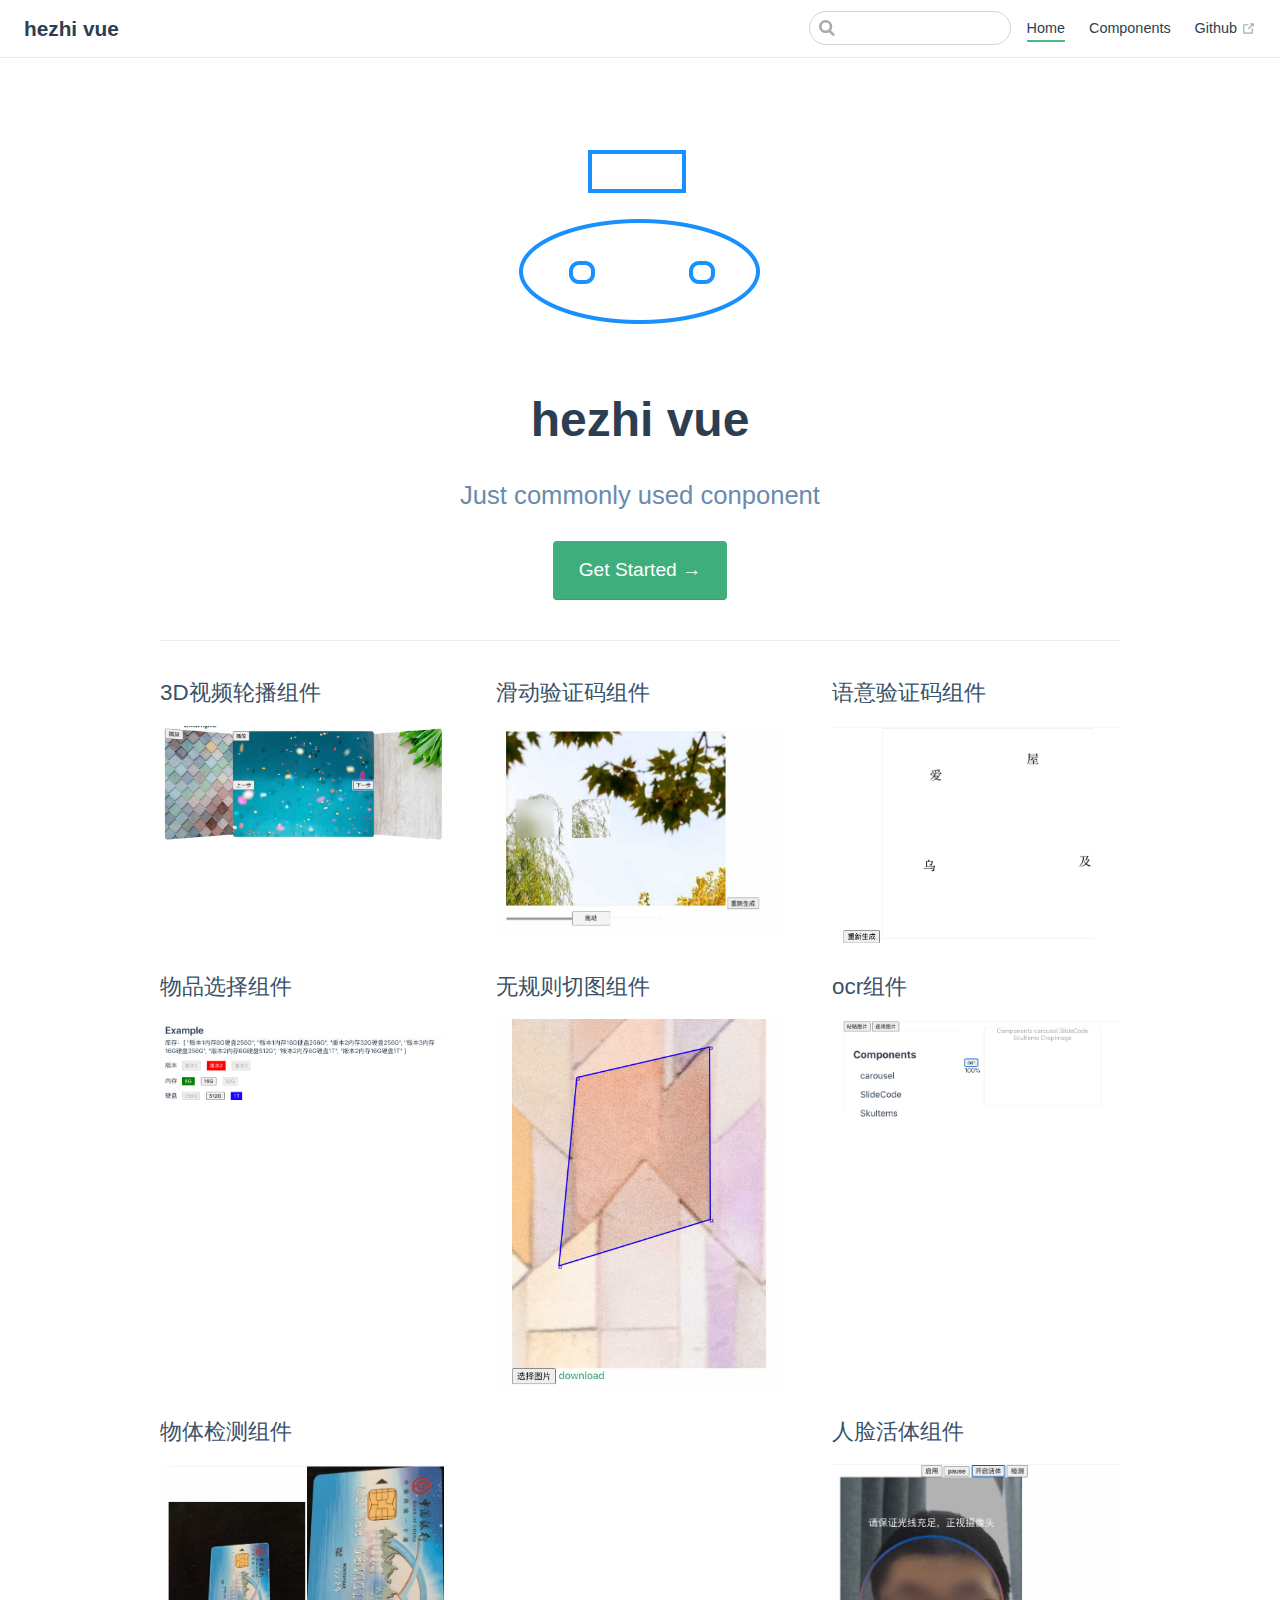
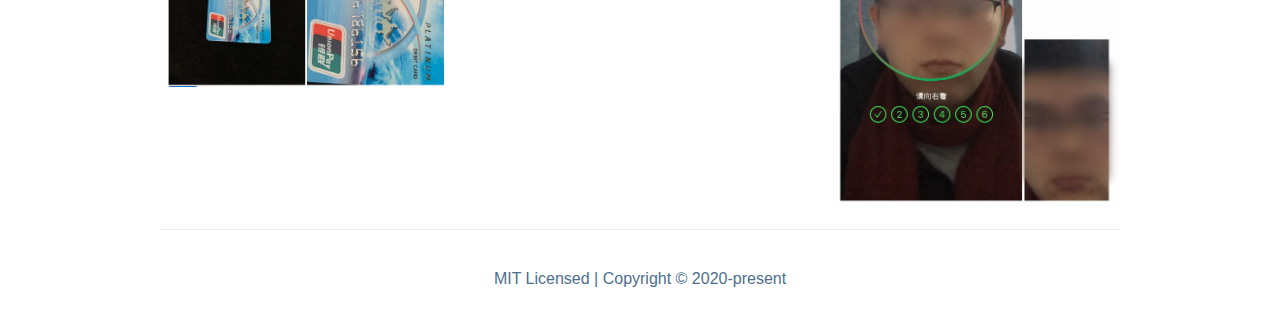
<file: index.html>
<!DOCTYPE html>
<html lang="en-US">
  <head>
    <meta charset="utf-8">
    <meta name="viewport" content="width=device-width,initial-scale=1">
    <title>hezhi vue</title>
    <meta name="generator" content="VuePress 1.7.1">
    
    <meta name="description" content="Just commonly used conponent">
    
    <link rel="preload" href="/assets/css/0.styles.11471acc.css" as="style"><link rel="preload" href="/assets/js/app.1aff97f5.js" as="script"><link rel="preload" href="/assets/js/2.422a433c.js" as="script"><link rel="preload" href="/assets/js/7.ad5c020a.js" as="script"><link rel="prefetch" href="/assets/js/10.f9aea568.js"><link rel="prefetch" href="/assets/js/11.829af861.js"><link rel="prefetch" href="/assets/js/12.eac64855.js"><link rel="prefetch" href="/assets/js/13.a387129c.js"><link rel="prefetch" href="/assets/js/14.48331b45.js"><link rel="prefetch" href="/assets/js/15.416a643e.js"><link rel="prefetch" href="/assets/js/16.9852e1e9.js"><link rel="prefetch" href="/assets/js/17.327cf38b.js"><link rel="prefetch" href="/assets/js/3.3d515e3d.js"><link rel="prefetch" href="/assets/js/4.b9cdf85f.js"><link rel="prefetch" href="/assets/js/5.7efabbec.js"><link rel="prefetch" href="/assets/js/6.1adb8991.js"><link rel="prefetch" href="/assets/js/8.4a537397.js"><link rel="prefetch" href="/assets/js/9.3b97743c.js">
    <link rel="stylesheet" href="/assets/css/0.styles.11471acc.css">
  </head>
  <body>
    <div id="app" data-server-rendered="true"><div class="theme-container no-sidebar"><header class="navbar"><div class="sidebar-button"><svg xmlns="http://www.w3.org/2000/svg" aria-hidden="true" role="img" viewBox="0 0 448 512" class="icon"><path fill="currentColor" d="M436 124H12c-6.627 0-12-5.373-12-12V80c0-6.627 5.373-12 12-12h424c6.627 0 12 5.373 12 12v32c0 6.627-5.373 12-12 12zm0 160H12c-6.627 0-12-5.373-12-12v-32c0-6.627 5.373-12 12-12h424c6.627 0 12 5.373 12 12v32c0 6.627-5.373 12-12 12zm0 160H12c-6.627 0-12-5.373-12-12v-32c0-6.627 5.373-12 12-12h424c6.627 0 12 5.373 12 12v32c0 6.627-5.373 12-12 12z"></path></svg></div> <a href="/" aria-current="page" class="home-link router-link-exact-active router-link-active"><!----> <span class="site-name">hezhi vue</span></a> <div class="links"><div class="search-box"><input aria-label="Search" autocomplete="off" spellcheck="false" value=""> <!----></div> <nav class="nav-links can-hide"><div class="nav-item"><a href="/" aria-current="page" class="nav-link router-link-exact-active router-link-active">
  Home
</a></div><div class="nav-item"><a href="/components/" class="nav-link">
  Components
</a></div><div class="nav-item"><a href="https://github.com/jixiang255/hezhi-vue-comps.git" target="_blank" rel="noopener noreferrer" class="nav-link external">
  Github
  <span><svg xmlns="http://www.w3.org/2000/svg" aria-hidden="true" focusable="false" x="0px" y="0px" viewBox="0 0 100 100" width="15" height="15" class="icon outbound"><path fill="currentColor" d="M18.8,85.1h56l0,0c2.2,0,4-1.8,4-4v-32h-8v28h-48v-48h28v-8h-32l0,0c-2.2,0-4,1.8-4,4v56C14.8,83.3,16.6,85.1,18.8,85.1z"></path> <polygon fill="currentColor" points="45.7,48.7 51.3,54.3 77.2,28.5 77.2,37.2 85.2,37.2 85.2,14.9 62.8,14.9 62.8,22.9 71.5,22.9"></polygon></svg> <span class="sr-only">(opens new window)</span></span></a></div> <!----></nav></div></header> <div class="sidebar-mask"></div> <aside class="sidebar"><nav class="nav-links"><div class="nav-item"><a href="/" aria-current="page" class="nav-link router-link-exact-active router-link-active">
  Home
</a></div><div class="nav-item"><a href="/components/" class="nav-link">
  Components
</a></div><div class="nav-item"><a href="https://github.com/jixiang255/hezhi-vue-comps.git" target="_blank" rel="noopener noreferrer" class="nav-link external">
  Github
  <span><svg xmlns="http://www.w3.org/2000/svg" aria-hidden="true" focusable="false" x="0px" y="0px" viewBox="0 0 100 100" width="15" height="15" class="icon outbound"><path fill="currentColor" d="M18.8,85.1h56l0,0c2.2,0,4-1.8,4-4v-32h-8v28h-48v-48h28v-8h-32l0,0c-2.2,0-4,1.8-4,4v56C14.8,83.3,16.6,85.1,18.8,85.1z"></path> <polygon fill="currentColor" points="45.7,48.7 51.3,54.3 77.2,28.5 77.2,37.2 85.2,37.2 85.2,14.9 62.8,14.9 62.8,22.9 71.5,22.9"></polygon></svg> <span class="sr-only">(opens new window)</span></span></a></div> <!----></nav>  <ul class="sidebar-links"><li><section class="sidebar-group depth-0"><p class="sidebar-heading open"><span>Introduction</span> <!----></p> <ul class="sidebar-links sidebar-group-items"><li><a href="/introduction/guide.html" class="sidebar-link">Quick Started</a></li></ul></section></li><li><section class="sidebar-group depth-0"><p class="sidebar-heading"><span>Components</span> <!----></p> <ul class="sidebar-links sidebar-group-items"><li><a href="/components/H3DCarousel.html" class="sidebar-link">carousel</a></li><li><a href="/components/SlideCode.html" class="sidebar-link">SlideCode</a></li><li><a href="/components/SkuItems.html" class="sidebar-link">SkuItems</a></li><li><a href="/components/CropImage.html" class="sidebar-link">CropImage</a></li><li><a href="/components/FaceAlive.html" class="sidebar-link">FaceAlive</a></li><li><a href="/components/DetectObject.html" class="sidebar-link">DetectObject</a></li><li><a href="/components/OcrText.html" class="sidebar-link">OcrText</a></li><li><a href="/components/IdiomCode.html" class="sidebar-link">IdiomCode</a></li></ul></section></li></ul> </aside> <main aria-labelledby="main-title" class="home"><header class="hero"><img src="/logo.png" alt="hero"> <h1 id="main-title">
      hezhi vue
    </h1> <p class="description">
      Just commonly used conponent
    </p> <p class="action"><a href="/introduction/guide.html" class="nav-link action-button">
  Get Started →
</a></p></header> <!----> <div class="theme-default-content custom content__default"><div class="features"><div class="feature"><h2>3D视频轮播组件</h2> <img src="/carousel.jpg"></div> <div class="feature"><h2>滑动验证码组件</h2> <img src="/slidecode.jpg"></div> <div class="feature"><h2>语意验证码组件</h2> <img src="/idiomcode.png"></div> <div class="feature"><h2>物品选择组件</h2> <img src="/skuitems.png"></div> <div class="feature"><h2>无规则切图组件</h2> <img src="/cropimage.jpg"></div> <div class="feature"><h2>ocr组件</h2> <img src="/ocrtext.png"></div> <div class="feature"><h2>物体检测组件</h2> <img src="/detectobject.jpg"></div> <div class="feature"><h2>人脸活体组件</h2> <img src="/facealive.jpg"></div></div></div> <div class="footer">
    MIT Licensed | Copyright © 2020-present
  </div></main></div><div class="global-ui"></div></div>
    <script src="/assets/js/app.1aff97f5.js" defer></script><script src="/assets/js/2.422a433c.js" defer></script><script src="/assets/js/7.ad5c020a.js" defer></script>
  </body>
</html>
</file>
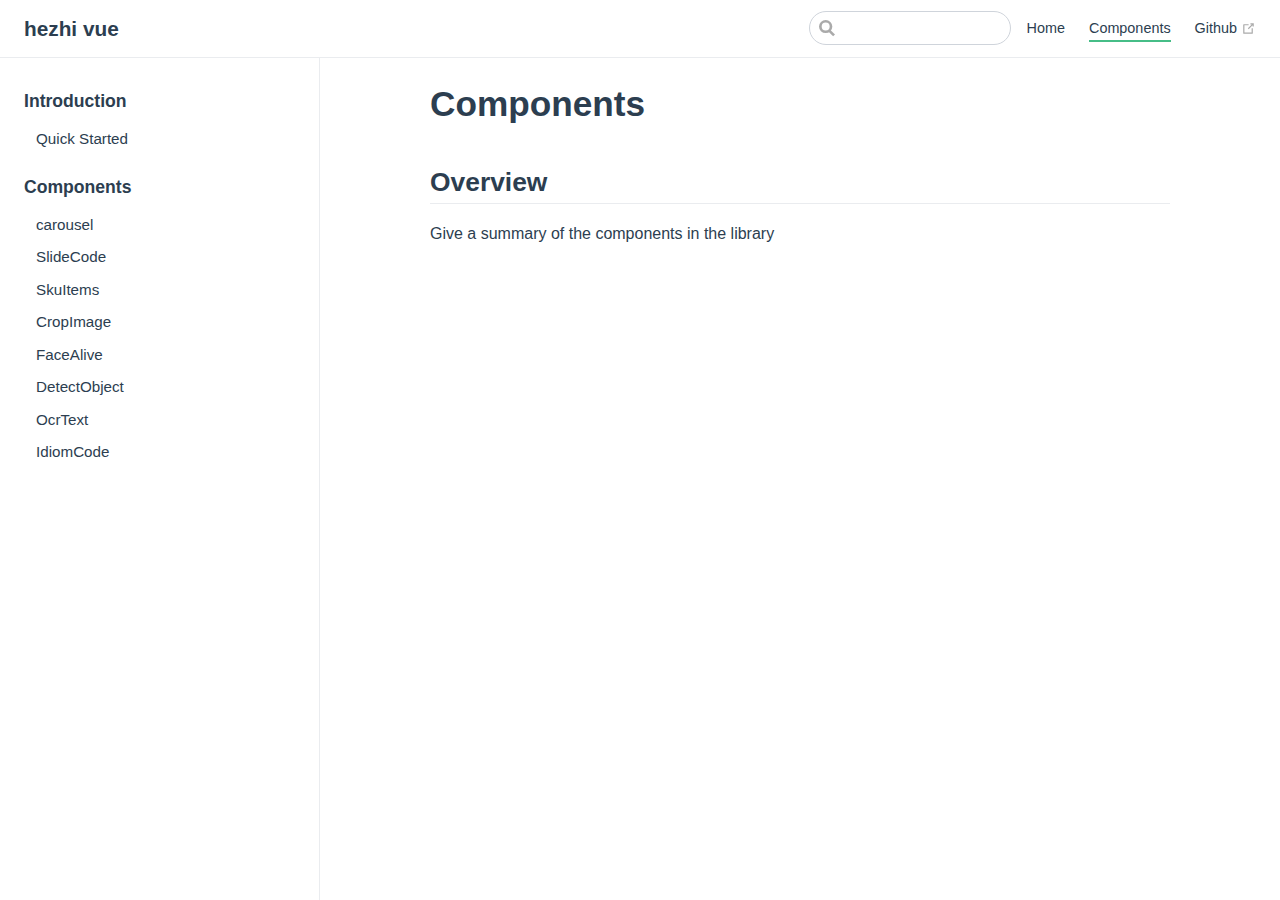
<file: components/index.html>
<!DOCTYPE html>
<html lang="en-US">
  <head>
    <meta charset="utf-8">
    <meta name="viewport" content="width=device-width,initial-scale=1">
    <title>Components | hezhi vue</title>
    <meta name="generator" content="VuePress 1.7.1">
    
    <meta name="description" content="Just commonly used conponent">
    
    <link rel="preload" href="/assets/css/0.styles.11471acc.css" as="style"><link rel="preload" href="/assets/js/app.1aff97f5.js" as="script"><link rel="preload" href="/assets/js/2.422a433c.js" as="script"><link rel="preload" href="/assets/js/14.48331b45.js" as="script"><link rel="prefetch" href="/assets/js/10.f9aea568.js"><link rel="prefetch" href="/assets/js/11.829af861.js"><link rel="prefetch" href="/assets/js/12.eac64855.js"><link rel="prefetch" href="/assets/js/13.a387129c.js"><link rel="prefetch" href="/assets/js/15.416a643e.js"><link rel="prefetch" href="/assets/js/16.9852e1e9.js"><link rel="prefetch" href="/assets/js/17.327cf38b.js"><link rel="prefetch" href="/assets/js/3.3d515e3d.js"><link rel="prefetch" href="/assets/js/4.b9cdf85f.js"><link rel="prefetch" href="/assets/js/5.7efabbec.js"><link rel="prefetch" href="/assets/js/6.1adb8991.js"><link rel="prefetch" href="/assets/js/7.ad5c020a.js"><link rel="prefetch" href="/assets/js/8.4a537397.js"><link rel="prefetch" href="/assets/js/9.3b97743c.js">
    <link rel="stylesheet" href="/assets/css/0.styles.11471acc.css">
  </head>
  <body>
    <div id="app" data-server-rendered="true"><div class="theme-container"><header class="navbar"><div class="sidebar-button"><svg xmlns="http://www.w3.org/2000/svg" aria-hidden="true" role="img" viewBox="0 0 448 512" class="icon"><path fill="currentColor" d="M436 124H12c-6.627 0-12-5.373-12-12V80c0-6.627 5.373-12 12-12h424c6.627 0 12 5.373 12 12v32c0 6.627-5.373 12-12 12zm0 160H12c-6.627 0-12-5.373-12-12v-32c0-6.627 5.373-12 12-12h424c6.627 0 12 5.373 12 12v32c0 6.627-5.373 12-12 12zm0 160H12c-6.627 0-12-5.373-12-12v-32c0-6.627 5.373-12 12-12h424c6.627 0 12 5.373 12 12v32c0 6.627-5.373 12-12 12z"></path></svg></div> <a href="/" class="home-link router-link-active"><!----> <span class="site-name">hezhi vue</span></a> <div class="links"><div class="search-box"><input aria-label="Search" autocomplete="off" spellcheck="false" value=""> <!----></div> <nav class="nav-links can-hide"><div class="nav-item"><a href="/" class="nav-link">
  Home
</a></div><div class="nav-item"><a href="/components/" aria-current="page" class="nav-link router-link-exact-active router-link-active">
  Components
</a></div><div class="nav-item"><a href="https://github.com/jixiang255/hezhi-vue-comps.git" target="_blank" rel="noopener noreferrer" class="nav-link external">
  Github
  <span><svg xmlns="http://www.w3.org/2000/svg" aria-hidden="true" focusable="false" x="0px" y="0px" viewBox="0 0 100 100" width="15" height="15" class="icon outbound"><path fill="currentColor" d="M18.8,85.1h56l0,0c2.2,0,4-1.8,4-4v-32h-8v28h-48v-48h28v-8h-32l0,0c-2.2,0-4,1.8-4,4v56C14.8,83.3,16.6,85.1,18.8,85.1z"></path> <polygon fill="currentColor" points="45.7,48.7 51.3,54.3 77.2,28.5 77.2,37.2 85.2,37.2 85.2,14.9 62.8,14.9 62.8,22.9 71.5,22.9"></polygon></svg> <span class="sr-only">(opens new window)</span></span></a></div> <!----></nav></div></header> <div class="sidebar-mask"></div> <aside class="sidebar"><nav class="nav-links"><div class="nav-item"><a href="/" class="nav-link">
  Home
</a></div><div class="nav-item"><a href="/components/" aria-current="page" class="nav-link router-link-exact-active router-link-active">
  Components
</a></div><div class="nav-item"><a href="https://github.com/jixiang255/hezhi-vue-comps.git" target="_blank" rel="noopener noreferrer" class="nav-link external">
  Github
  <span><svg xmlns="http://www.w3.org/2000/svg" aria-hidden="true" focusable="false" x="0px" y="0px" viewBox="0 0 100 100" width="15" height="15" class="icon outbound"><path fill="currentColor" d="M18.8,85.1h56l0,0c2.2,0,4-1.8,4-4v-32h-8v28h-48v-48h28v-8h-32l0,0c-2.2,0-4,1.8-4,4v56C14.8,83.3,16.6,85.1,18.8,85.1z"></path> <polygon fill="currentColor" points="45.7,48.7 51.3,54.3 77.2,28.5 77.2,37.2 85.2,37.2 85.2,14.9 62.8,14.9 62.8,22.9 71.5,22.9"></polygon></svg> <span class="sr-only">(opens new window)</span></span></a></div> <!----></nav>  <ul class="sidebar-links"><li><section class="sidebar-group depth-0"><p class="sidebar-heading open"><span>Introduction</span> <!----></p> <ul class="sidebar-links sidebar-group-items"><li><a href="/introduction/guide.html" class="sidebar-link">Quick Started</a></li></ul></section></li><li><section class="sidebar-group depth-0"><p class="sidebar-heading"><span>Components</span> <!----></p> <ul class="sidebar-links sidebar-group-items"><li><a href="/components/H3DCarousel.html" class="sidebar-link">carousel</a></li><li><a href="/components/SlideCode.html" class="sidebar-link">SlideCode</a></li><li><a href="/components/SkuItems.html" class="sidebar-link">SkuItems</a></li><li><a href="/components/CropImage.html" class="sidebar-link">CropImage</a></li><li><a href="/components/FaceAlive.html" class="sidebar-link">FaceAlive</a></li><li><a href="/components/DetectObject.html" class="sidebar-link">DetectObject</a></li><li><a href="/components/OcrText.html" class="sidebar-link">OcrText</a></li><li><a href="/components/IdiomCode.html" class="sidebar-link">IdiomCode</a></li></ul></section></li></ul> </aside> <main class="page"> <div class="theme-default-content content__default"><h1 id="components"><a href="#components" class="header-anchor">#</a> Components</h1> <h2 id="overview"><a href="#overview" class="header-anchor">#</a> Overview</h2> <p>Give a summary of the components in the library</p></div> <footer class="page-edit"><!----> <!----></footer> <!----> </main></div><div class="global-ui"></div></div>
    <script src="/assets/js/app.1aff97f5.js" defer></script><script src="/assets/js/2.422a433c.js" defer></script><script src="/assets/js/14.48331b45.js" defer></script>
  </body>
</html>
</file>
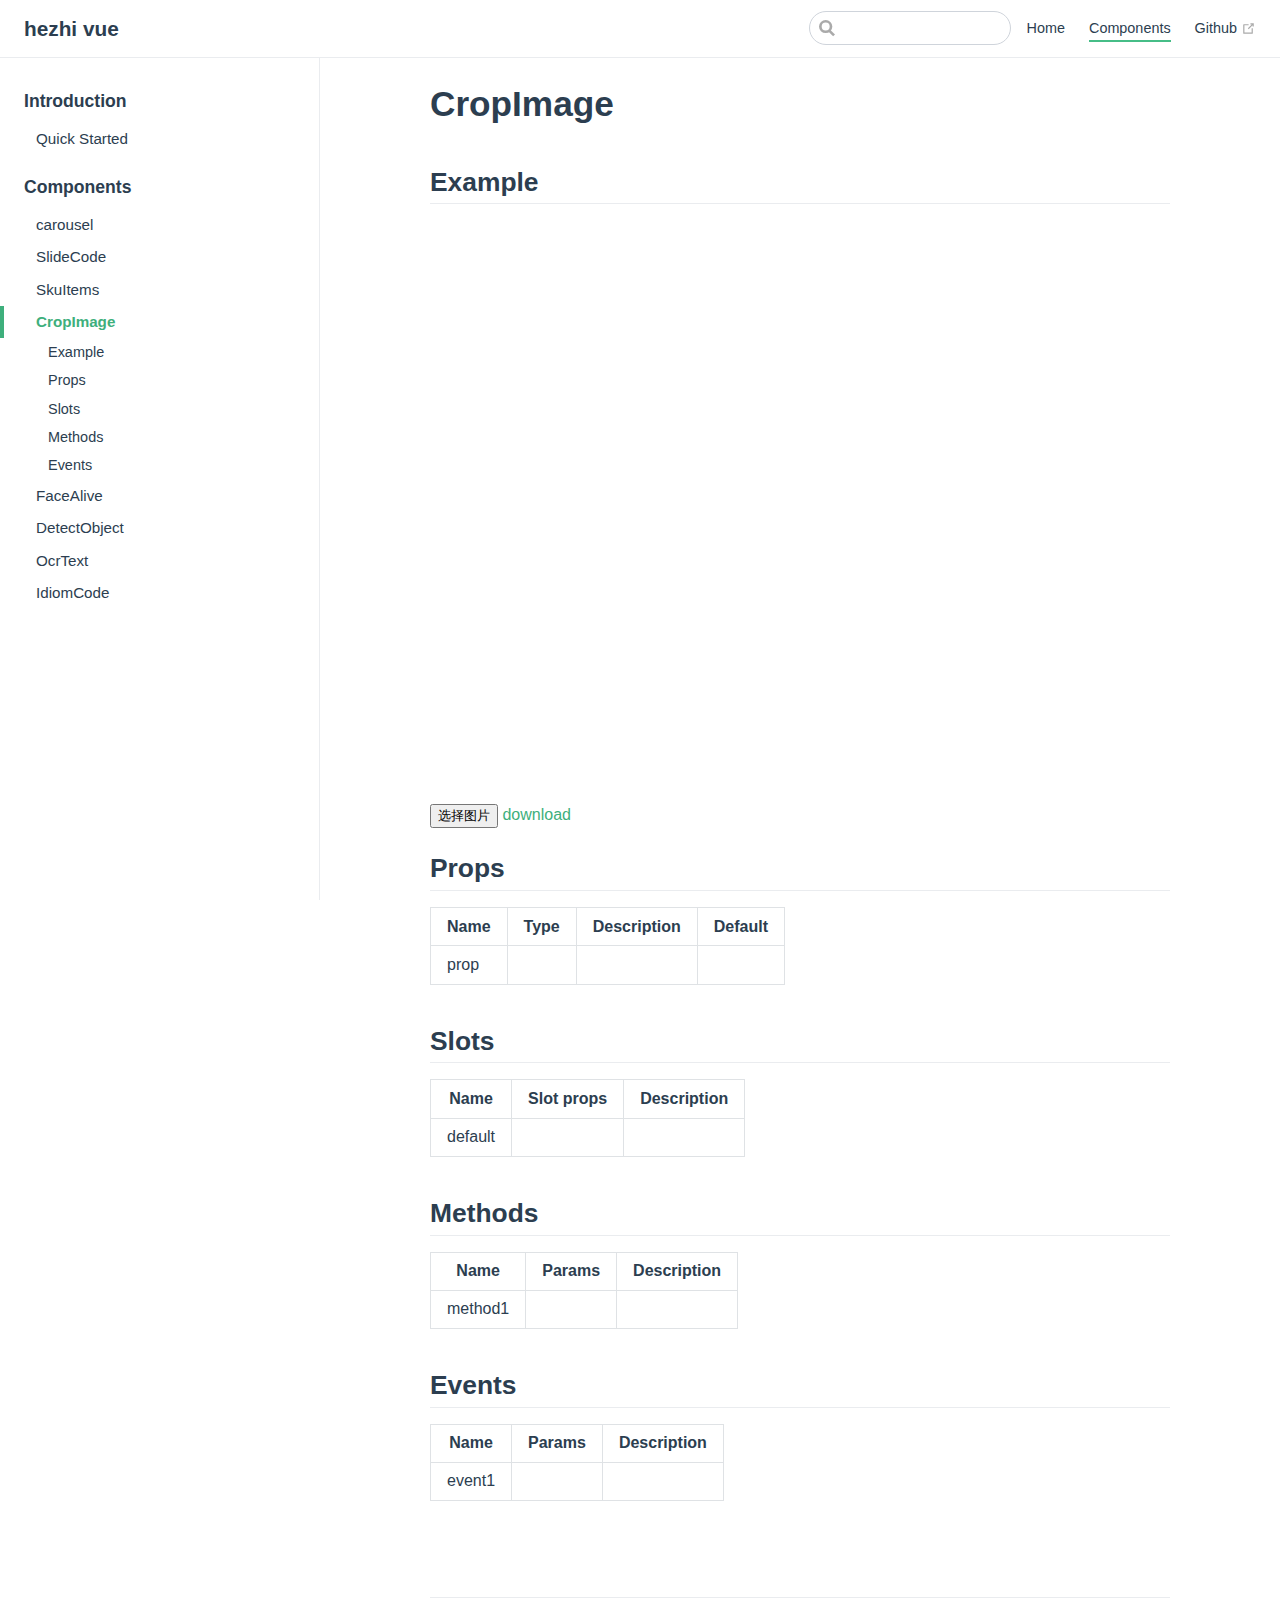
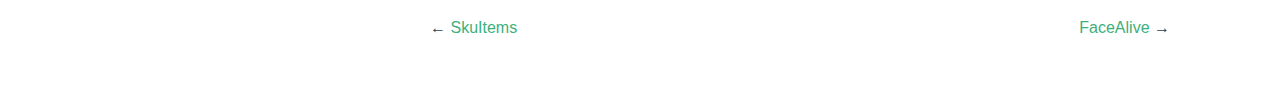
<file: components/CropImage.html>
<!DOCTYPE html>
<html lang="en-US">
  <head>
    <meta charset="utf-8">
    <meta name="viewport" content="width=device-width,initial-scale=1">
    <title>CropImage | hezhi vue</title>
    <meta name="generator" content="VuePress 1.7.1">
    
    <meta name="description" content="Just commonly used conponent">
    
    <link rel="preload" href="/assets/css/0.styles.11471acc.css" as="style"><link rel="preload" href="/assets/js/app.1aff97f5.js" as="script"><link rel="preload" href="/assets/js/2.422a433c.js" as="script"><link rel="preload" href="/assets/js/8.4a537397.js" as="script"><link rel="prefetch" href="/assets/js/10.f9aea568.js"><link rel="prefetch" href="/assets/js/11.829af861.js"><link rel="prefetch" href="/assets/js/12.eac64855.js"><link rel="prefetch" href="/assets/js/13.a387129c.js"><link rel="prefetch" href="/assets/js/14.48331b45.js"><link rel="prefetch" href="/assets/js/15.416a643e.js"><link rel="prefetch" href="/assets/js/16.9852e1e9.js"><link rel="prefetch" href="/assets/js/17.327cf38b.js"><link rel="prefetch" href="/assets/js/3.3d515e3d.js"><link rel="prefetch" href="/assets/js/4.b9cdf85f.js"><link rel="prefetch" href="/assets/js/5.7efabbec.js"><link rel="prefetch" href="/assets/js/6.1adb8991.js"><link rel="prefetch" href="/assets/js/7.ad5c020a.js"><link rel="prefetch" href="/assets/js/9.3b97743c.js">
    <link rel="stylesheet" href="/assets/css/0.styles.11471acc.css">
  </head>
  <body>
    <div id="app" data-server-rendered="true"><div class="theme-container"><header class="navbar"><div class="sidebar-button"><svg xmlns="http://www.w3.org/2000/svg" aria-hidden="true" role="img" viewBox="0 0 448 512" class="icon"><path fill="currentColor" d="M436 124H12c-6.627 0-12-5.373-12-12V80c0-6.627 5.373-12 12-12h424c6.627 0 12 5.373 12 12v32c0 6.627-5.373 12-12 12zm0 160H12c-6.627 0-12-5.373-12-12v-32c0-6.627 5.373-12 12-12h424c6.627 0 12 5.373 12 12v32c0 6.627-5.373 12-12 12zm0 160H12c-6.627 0-12-5.373-12-12v-32c0-6.627 5.373-12 12-12h424c6.627 0 12 5.373 12 12v32c0 6.627-5.373 12-12 12z"></path></svg></div> <a href="/" class="home-link router-link-active"><!----> <span class="site-name">hezhi vue</span></a> <div class="links"><div class="search-box"><input aria-label="Search" autocomplete="off" spellcheck="false" value=""> <!----></div> <nav class="nav-links can-hide"><div class="nav-item"><a href="/" class="nav-link">
  Home
</a></div><div class="nav-item"><a href="/components/" class="nav-link router-link-active">
  Components
</a></div><div class="nav-item"><a href="https://github.com/jixiang255/hezhi-vue-comps.git" target="_blank" rel="noopener noreferrer" class="nav-link external">
  Github
  <span><svg xmlns="http://www.w3.org/2000/svg" aria-hidden="true" focusable="false" x="0px" y="0px" viewBox="0 0 100 100" width="15" height="15" class="icon outbound"><path fill="currentColor" d="M18.8,85.1h56l0,0c2.2,0,4-1.8,4-4v-32h-8v28h-48v-48h28v-8h-32l0,0c-2.2,0-4,1.8-4,4v56C14.8,83.3,16.6,85.1,18.8,85.1z"></path> <polygon fill="currentColor" points="45.7,48.7 51.3,54.3 77.2,28.5 77.2,37.2 85.2,37.2 85.2,14.9 62.8,14.9 62.8,22.9 71.5,22.9"></polygon></svg> <span class="sr-only">(opens new window)</span></span></a></div> <!----></nav></div></header> <div class="sidebar-mask"></div> <aside class="sidebar"><nav class="nav-links"><div class="nav-item"><a href="/" class="nav-link">
  Home
</a></div><div class="nav-item"><a href="/components/" class="nav-link router-link-active">
  Components
</a></div><div class="nav-item"><a href="https://github.com/jixiang255/hezhi-vue-comps.git" target="_blank" rel="noopener noreferrer" class="nav-link external">
  Github
  <span><svg xmlns="http://www.w3.org/2000/svg" aria-hidden="true" focusable="false" x="0px" y="0px" viewBox="0 0 100 100" width="15" height="15" class="icon outbound"><path fill="currentColor" d="M18.8,85.1h56l0,0c2.2,0,4-1.8,4-4v-32h-8v28h-48v-48h28v-8h-32l0,0c-2.2,0-4,1.8-4,4v56C14.8,83.3,16.6,85.1,18.8,85.1z"></path> <polygon fill="currentColor" points="45.7,48.7 51.3,54.3 77.2,28.5 77.2,37.2 85.2,37.2 85.2,14.9 62.8,14.9 62.8,22.9 71.5,22.9"></polygon></svg> <span class="sr-only">(opens new window)</span></span></a></div> <!----></nav>  <ul class="sidebar-links"><li><section class="sidebar-group depth-0"><p class="sidebar-heading"><span>Introduction</span> <!----></p> <ul class="sidebar-links sidebar-group-items"><li><a href="/introduction/guide.html" class="sidebar-link">Quick Started</a></li></ul></section></li><li><section class="sidebar-group depth-0"><p class="sidebar-heading open"><span>Components</span> <!----></p> <ul class="sidebar-links sidebar-group-items"><li><a href="/components/H3DCarousel.html" class="sidebar-link">carousel</a></li><li><a href="/components/SlideCode.html" class="sidebar-link">SlideCode</a></li><li><a href="/components/SkuItems.html" class="sidebar-link">SkuItems</a></li><li><a href="/components/CropImage.html" aria-current="page" class="active sidebar-link">CropImage</a><ul class="sidebar-sub-headers"><li class="sidebar-sub-header"><a href="/components/CropImage.html#example" class="sidebar-link">Example</a></li><li class="sidebar-sub-header"><a href="/components/CropImage.html#props" class="sidebar-link">Props</a></li><li class="sidebar-sub-header"><a href="/components/CropImage.html#slots" class="sidebar-link">Slots</a></li><li class="sidebar-sub-header"><a href="/components/CropImage.html#methods" class="sidebar-link">Methods</a></li><li class="sidebar-sub-header"><a href="/components/CropImage.html#events" class="sidebar-link">Events</a></li></ul></li><li><a href="/components/FaceAlive.html" class="sidebar-link">FaceAlive</a></li><li><a href="/components/DetectObject.html" class="sidebar-link">DetectObject</a></li><li><a href="/components/OcrText.html" class="sidebar-link">OcrText</a></li><li><a href="/components/IdiomCode.html" class="sidebar-link">IdiomCode</a></li></ul></section></li></ul> </aside> <main class="page"> <div class="theme-default-content content__default"><h1 id="cropimage"><a href="#cropimage" class="header-anchor">#</a> CropImage</h1> <h2 id="example"><a href="#example" class="header-anchor">#</a> Example</h2> <div data-v-bcc58d2a><div data-v-bcc58d2a><div data-v-bcc58d2a><div id="container" data-v-bcc58d2a></div> <div id="crop" style="display:none" data-v-bcc58d2a></div></div> <div data-v-bcc58d2a><button type="button" data-v-bcc58d2a>选择图片</button> <input type="file" accept="image/*" hidden="hidden" data-v-bcc58d2a> <a type="button" download="crop.png" href="" data-v-bcc58d2a>download</a></div></div></div> <h2 id="props"><a href="#props" class="header-anchor">#</a> Props</h2> <table><thead><tr><th>Name</th> <th style="text-align:center;">Type</th> <th>Description</th> <th>Default</th></tr></thead> <tbody><tr><td>prop</td> <td style="text-align:center;"></td> <td></td> <td></td></tr></tbody></table> <h2 id="slots"><a href="#slots" class="header-anchor">#</a> Slots</h2> <table><thead><tr><th>Name</th> <th>Slot props</th> <th>Description</th></tr></thead> <tbody><tr><td>default</td> <td></td> <td></td></tr></tbody></table> <h2 id="methods"><a href="#methods" class="header-anchor">#</a> Methods</h2> <table><thead><tr><th>Name</th> <th>Params</th> <th>Description</th></tr></thead> <tbody><tr><td>method1</td> <td></td> <td></td></tr></tbody></table> <h2 id="events"><a href="#events" class="header-anchor">#</a> Events</h2> <table><thead><tr><th>Name</th> <th>Params</th> <th>Description</th></tr></thead> <tbody><tr><td>event1</td> <td></td> <td></td></tr></tbody></table></div> <footer class="page-edit"><!----> <!----></footer> <div class="page-nav"><p class="inner"><span class="prev">
      ←
      <a href="/components/SkuItems.html" class="prev">
        SkuItems
      </a></span> <span class="next"><a href="/components/FaceAlive.html">
        FaceAlive
      </a>
      →
    </span></p></div> </main></div><div class="global-ui"></div></div>
    <script src="/assets/js/app.1aff97f5.js" defer></script><script src="/assets/js/2.422a433c.js" defer></script><script src="/assets/js/8.4a537397.js" defer></script>
  </body>
</html>
</file>
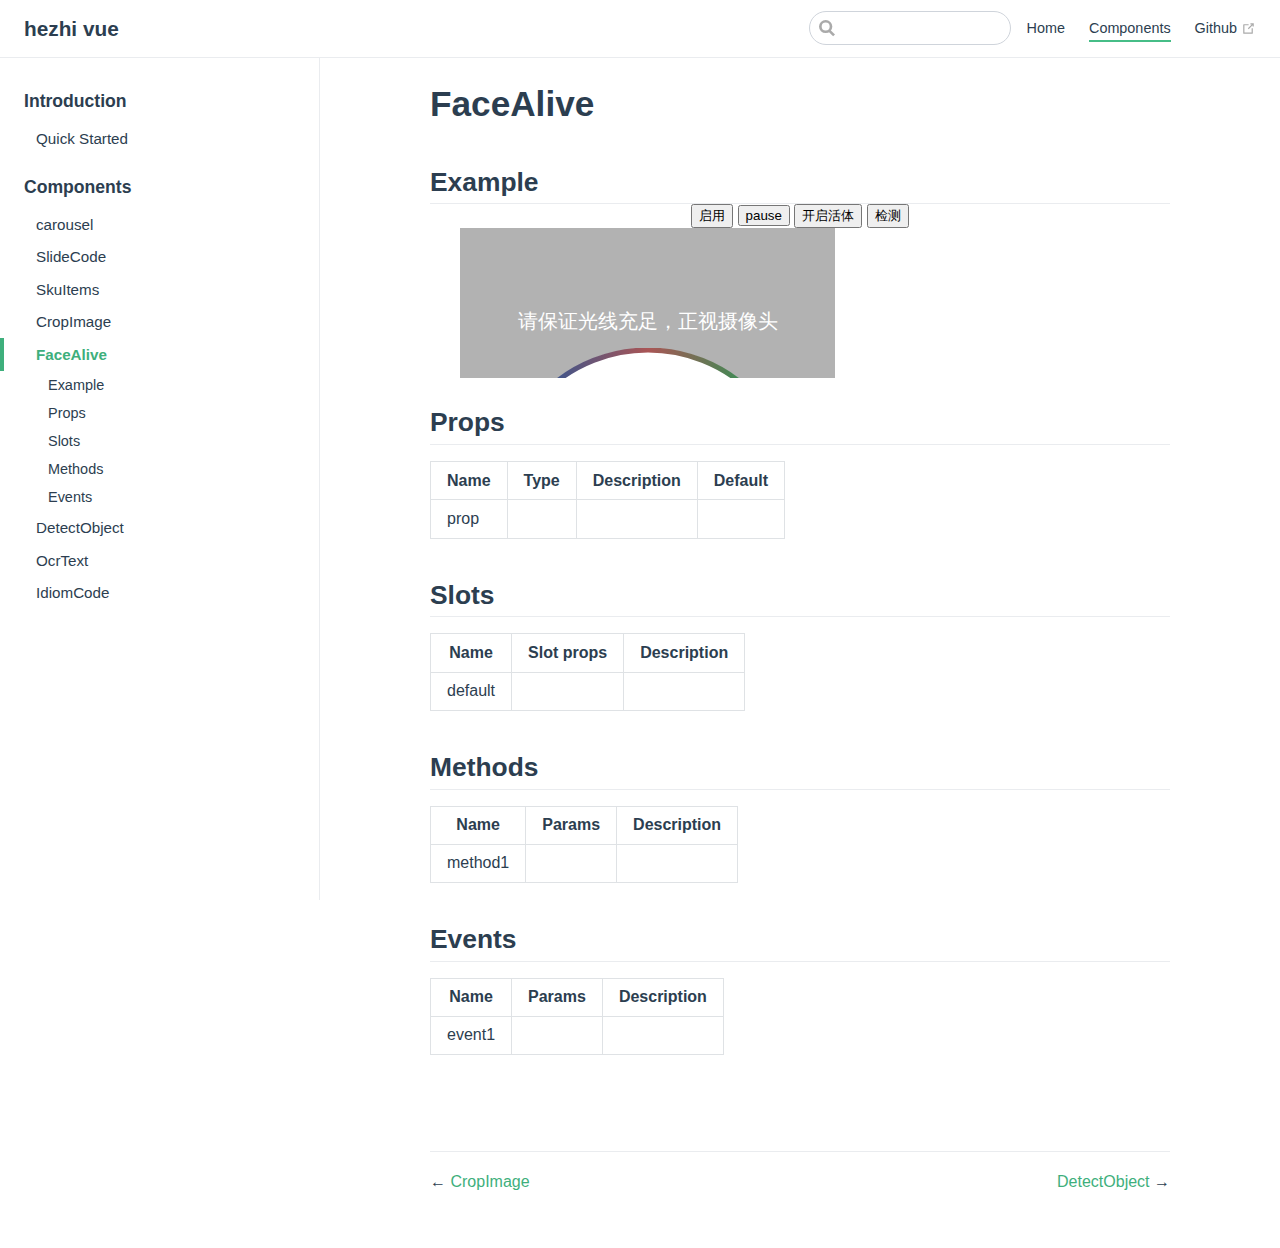
<file: components/FaceAlive.html>
<!DOCTYPE html>
<html lang="en-US">
  <head>
    <meta charset="utf-8">
    <meta name="viewport" content="width=device-width,initial-scale=1">
    <title>FaceAlive | hezhi vue</title>
    <meta name="generator" content="VuePress 1.7.1">
    
    <meta name="description" content="Just commonly used conponent">
    
    <link rel="preload" href="/assets/css/0.styles.11471acc.css" as="style"><link rel="preload" href="/assets/js/app.1aff97f5.js" as="script"><link rel="preload" href="/assets/js/2.422a433c.js" as="script"><link rel="preload" href="/assets/js/10.f9aea568.js" as="script"><link rel="prefetch" href="/assets/js/11.829af861.js"><link rel="prefetch" href="/assets/js/12.eac64855.js"><link rel="prefetch" href="/assets/js/13.a387129c.js"><link rel="prefetch" href="/assets/js/14.48331b45.js"><link rel="prefetch" href="/assets/js/15.416a643e.js"><link rel="prefetch" href="/assets/js/16.9852e1e9.js"><link rel="prefetch" href="/assets/js/17.327cf38b.js"><link rel="prefetch" href="/assets/js/3.3d515e3d.js"><link rel="prefetch" href="/assets/js/4.b9cdf85f.js"><link rel="prefetch" href="/assets/js/5.7efabbec.js"><link rel="prefetch" href="/assets/js/6.1adb8991.js"><link rel="prefetch" href="/assets/js/7.ad5c020a.js"><link rel="prefetch" href="/assets/js/8.4a537397.js"><link rel="prefetch" href="/assets/js/9.3b97743c.js">
    <link rel="stylesheet" href="/assets/css/0.styles.11471acc.css">
  </head>
  <body>
    <div id="app" data-server-rendered="true"><div class="theme-container"><header class="navbar"><div class="sidebar-button"><svg xmlns="http://www.w3.org/2000/svg" aria-hidden="true" role="img" viewBox="0 0 448 512" class="icon"><path fill="currentColor" d="M436 124H12c-6.627 0-12-5.373-12-12V80c0-6.627 5.373-12 12-12h424c6.627 0 12 5.373 12 12v32c0 6.627-5.373 12-12 12zm0 160H12c-6.627 0-12-5.373-12-12v-32c0-6.627 5.373-12 12-12h424c6.627 0 12 5.373 12 12v32c0 6.627-5.373 12-12 12zm0 160H12c-6.627 0-12-5.373-12-12v-32c0-6.627 5.373-12 12-12h424c6.627 0 12 5.373 12 12v32c0 6.627-5.373 12-12 12z"></path></svg></div> <a href="/" class="home-link router-link-active"><!----> <span class="site-name">hezhi vue</span></a> <div class="links"><div class="search-box"><input aria-label="Search" autocomplete="off" spellcheck="false" value=""> <!----></div> <nav class="nav-links can-hide"><div class="nav-item"><a href="/" class="nav-link">
  Home
</a></div><div class="nav-item"><a href="/components/" class="nav-link router-link-active">
  Components
</a></div><div class="nav-item"><a href="https://github.com/jixiang255/hezhi-vue-comps.git" target="_blank" rel="noopener noreferrer" class="nav-link external">
  Github
  <span><svg xmlns="http://www.w3.org/2000/svg" aria-hidden="true" focusable="false" x="0px" y="0px" viewBox="0 0 100 100" width="15" height="15" class="icon outbound"><path fill="currentColor" d="M18.8,85.1h56l0,0c2.2,0,4-1.8,4-4v-32h-8v28h-48v-48h28v-8h-32l0,0c-2.2,0-4,1.8-4,4v56C14.8,83.3,16.6,85.1,18.8,85.1z"></path> <polygon fill="currentColor" points="45.7,48.7 51.3,54.3 77.2,28.5 77.2,37.2 85.2,37.2 85.2,14.9 62.8,14.9 62.8,22.9 71.5,22.9"></polygon></svg> <span class="sr-only">(opens new window)</span></span></a></div> <!----></nav></div></header> <div class="sidebar-mask"></div> <aside class="sidebar"><nav class="nav-links"><div class="nav-item"><a href="/" class="nav-link">
  Home
</a></div><div class="nav-item"><a href="/components/" class="nav-link router-link-active">
  Components
</a></div><div class="nav-item"><a href="https://github.com/jixiang255/hezhi-vue-comps.git" target="_blank" rel="noopener noreferrer" class="nav-link external">
  Github
  <span><svg xmlns="http://www.w3.org/2000/svg" aria-hidden="true" focusable="false" x="0px" y="0px" viewBox="0 0 100 100" width="15" height="15" class="icon outbound"><path fill="currentColor" d="M18.8,85.1h56l0,0c2.2,0,4-1.8,4-4v-32h-8v28h-48v-48h28v-8h-32l0,0c-2.2,0-4,1.8-4,4v56C14.8,83.3,16.6,85.1,18.8,85.1z"></path> <polygon fill="currentColor" points="45.7,48.7 51.3,54.3 77.2,28.5 77.2,37.2 85.2,37.2 85.2,14.9 62.8,14.9 62.8,22.9 71.5,22.9"></polygon></svg> <span class="sr-only">(opens new window)</span></span></a></div> <!----></nav>  <ul class="sidebar-links"><li><section class="sidebar-group depth-0"><p class="sidebar-heading"><span>Introduction</span> <!----></p> <ul class="sidebar-links sidebar-group-items"><li><a href="/introduction/guide.html" class="sidebar-link">Quick Started</a></li></ul></section></li><li><section class="sidebar-group depth-0"><p class="sidebar-heading open"><span>Components</span> <!----></p> <ul class="sidebar-links sidebar-group-items"><li><a href="/components/H3DCarousel.html" class="sidebar-link">carousel</a></li><li><a href="/components/SlideCode.html" class="sidebar-link">SlideCode</a></li><li><a href="/components/SkuItems.html" class="sidebar-link">SkuItems</a></li><li><a href="/components/CropImage.html" class="sidebar-link">CropImage</a></li><li><a href="/components/FaceAlive.html" aria-current="page" class="active sidebar-link">FaceAlive</a><ul class="sidebar-sub-headers"><li class="sidebar-sub-header"><a href="/components/FaceAlive.html#example" class="sidebar-link">Example</a></li><li class="sidebar-sub-header"><a href="/components/FaceAlive.html#props" class="sidebar-link">Props</a></li><li class="sidebar-sub-header"><a href="/components/FaceAlive.html#slots" class="sidebar-link">Slots</a></li><li class="sidebar-sub-header"><a href="/components/FaceAlive.html#methods" class="sidebar-link">Methods</a></li><li class="sidebar-sub-header"><a href="/components/FaceAlive.html#events" class="sidebar-link">Events</a></li></ul></li><li><a href="/components/DetectObject.html" class="sidebar-link">DetectObject</a></li><li><a href="/components/OcrText.html" class="sidebar-link">OcrText</a></li><li><a href="/components/IdiomCode.html" class="sidebar-link">IdiomCode</a></li></ul></section></li></ul> </aside> <main class="page"> <div class="theme-default-content content__default"><h1 id="facealive"><a href="#facealive" class="header-anchor">#</a> FaceAlive</h1> <h2 id="example"><a href="#example" class="header-anchor">#</a> Example</h2> <div style="text-align:center;"><div><button>启用</button> <button>
      pause
    </button> <button>
      开启活体
    </button> <button>
      检测
    </button></div> <div class="face-detect-main" style="width:375px;"><div class="face-mask-text-light">请保证光线充足，正视摄像头</div> <div class="face-mask-circle"></div> <div class="face-mask-circle-border"><svg id="svgelem" preserveAspectRatio="none" xmlns="http://www.w3.org/2000/svg" style="width: 300px;height: 300px;"><defs><linearGradient id="linear" x1="0%" y1="0%" x2="100%" y2="0%"><stop offset="0%" stop-color="#05a"></stop> <stop offset="50%" stop-color="#a55"></stop> <stop offset="100%" stop-color="#0a5"></stop></linearGradient></defs> <circle cx="150" cy="150" r="148" stroke="url(#linear)" stroke-width="5" fill="none"></circle></svg></div> <div class="face-mask-stepper" style="display:none;">
      正在加载活体...
    </div> <div class="face-mask-stepper" style="display:none;"><div class="face-mask-stepper-text">
        请向右看
      </div> <div class="face-mask-stepper-indicator"><div class="face-mask-stepper-index">
            ✓
          </div><div class="face-mask-stepper-index">
            2
          </div><div class="face-mask-stepper-index">
            3
          </div><div class="face-mask-stepper-index">
            4
          </div><div class="face-mask-stepper-index">
            5
          </div><div class="face-mask-stepper-index">
            6
          </div></div></div> <div id="media" style="display: flex"><video id="video" playsinline class="video"></video></div></div> <div style="display: inline-block"><canvas id="canvas" class="canvas"></canvas></div></div> <h2 id="props"><a href="#props" class="header-anchor">#</a> Props</h2> <table><thead><tr><th>Name</th> <th style="text-align:center;">Type</th> <th>Description</th> <th>Default</th></tr></thead> <tbody><tr><td>prop</td> <td style="text-align:center;"></td> <td></td> <td></td></tr></tbody></table> <h2 id="slots"><a href="#slots" class="header-anchor">#</a> Slots</h2> <table><thead><tr><th>Name</th> <th>Slot props</th> <th>Description</th></tr></thead> <tbody><tr><td>default</td> <td></td> <td></td></tr></tbody></table> <h2 id="methods"><a href="#methods" class="header-anchor">#</a> Methods</h2> <table><thead><tr><th>Name</th> <th>Params</th> <th>Description</th></tr></thead> <tbody><tr><td>method1</td> <td></td> <td></td></tr></tbody></table> <h2 id="events"><a href="#events" class="header-anchor">#</a> Events</h2> <table><thead><tr><th>Name</th> <th>Params</th> <th>Description</th></tr></thead> <tbody><tr><td>event1</td> <td></td> <td></td></tr></tbody></table></div> <footer class="page-edit"><!----> <!----></footer> <div class="page-nav"><p class="inner"><span class="prev">
      ←
      <a href="/components/CropImage.html" class="prev">
        CropImage
      </a></span> <span class="next"><a href="/components/DetectObject.html">
        DetectObject
      </a>
      →
    </span></p></div> </main></div><div class="global-ui"></div></div>
    <script src="/assets/js/app.1aff97f5.js" defer></script><script src="/assets/js/2.422a433c.js" defer></script><script src="/assets/js/10.f9aea568.js" defer></script>
  </body>
</html>
</file>
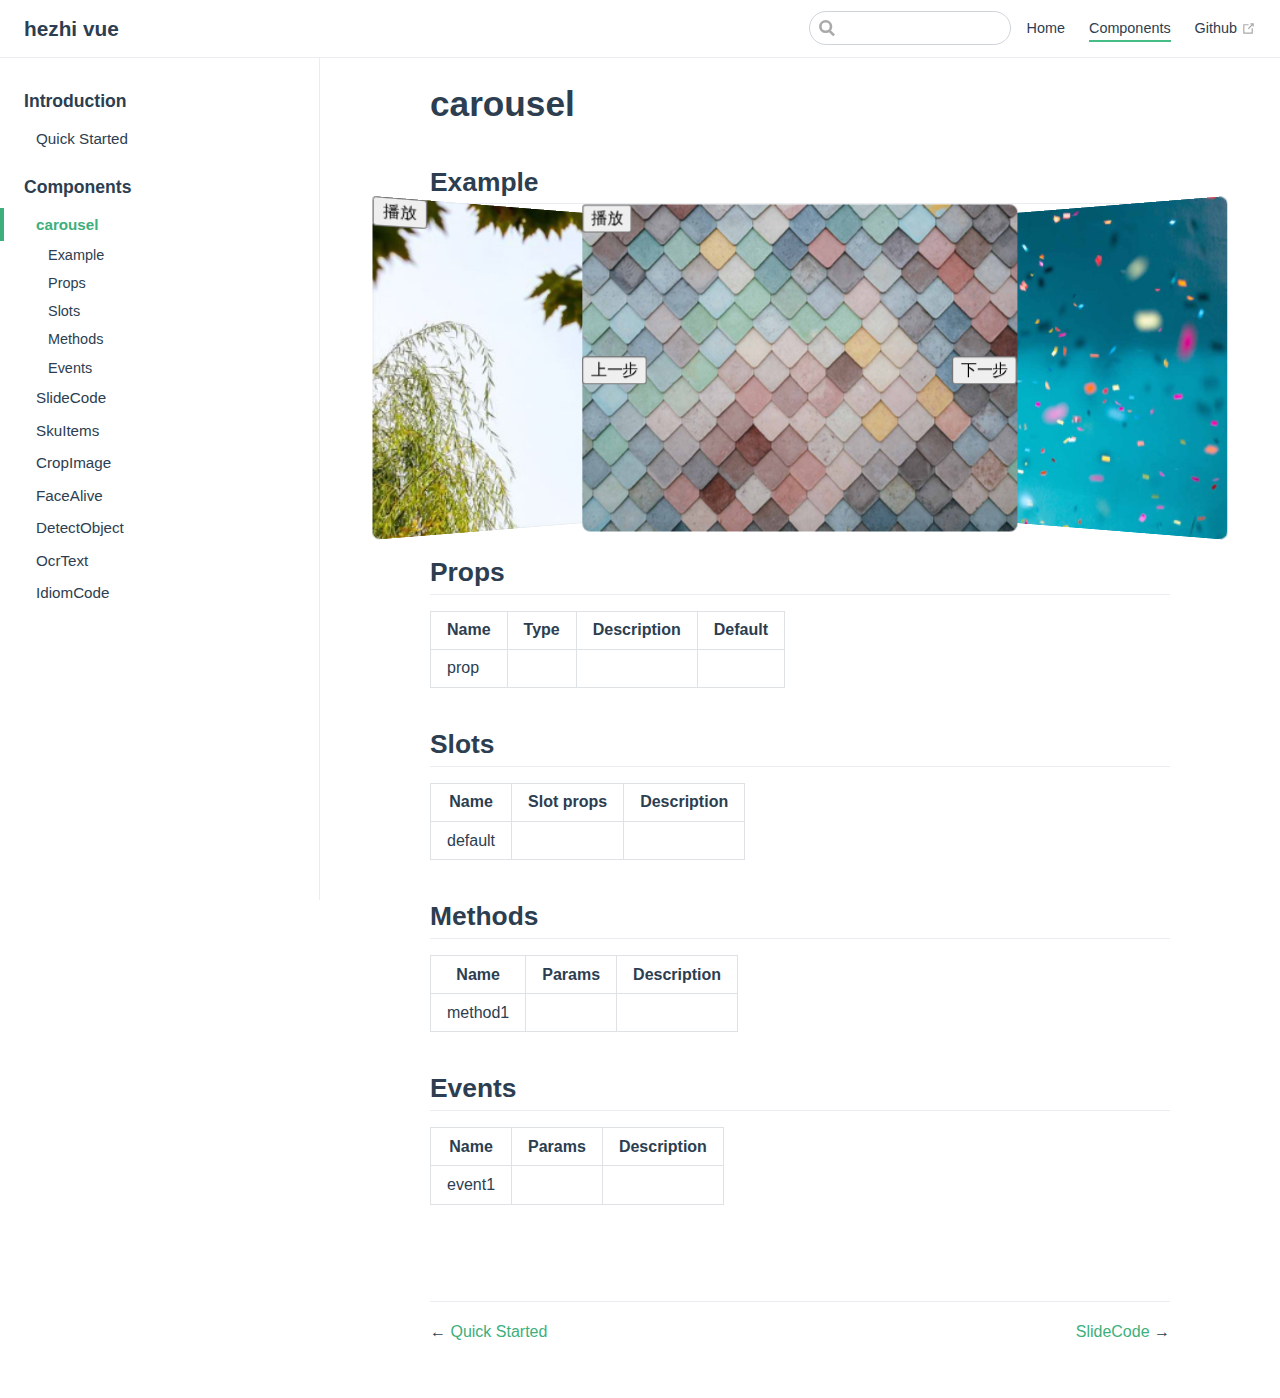
<file: components/H3DCarousel.html>
<!DOCTYPE html>
<html lang="en-US">
  <head>
    <meta charset="utf-8">
    <meta name="viewport" content="width=device-width,initial-scale=1">
    <title>carousel | hezhi vue</title>
    <meta name="generator" content="VuePress 1.7.1">
    
    <meta name="description" content="Just commonly used conponent">
    
    <link rel="preload" href="/assets/css/0.styles.11471acc.css" as="style"><link rel="preload" href="/assets/js/app.1aff97f5.js" as="script"><link rel="preload" href="/assets/js/2.422a433c.js" as="script"><link rel="preload" href="/assets/js/11.829af861.js" as="script"><link rel="prefetch" href="/assets/js/10.f9aea568.js"><link rel="prefetch" href="/assets/js/12.eac64855.js"><link rel="prefetch" href="/assets/js/13.a387129c.js"><link rel="prefetch" href="/assets/js/14.48331b45.js"><link rel="prefetch" href="/assets/js/15.416a643e.js"><link rel="prefetch" href="/assets/js/16.9852e1e9.js"><link rel="prefetch" href="/assets/js/17.327cf38b.js"><link rel="prefetch" href="/assets/js/3.3d515e3d.js"><link rel="prefetch" href="/assets/js/4.b9cdf85f.js"><link rel="prefetch" href="/assets/js/5.7efabbec.js"><link rel="prefetch" href="/assets/js/6.1adb8991.js"><link rel="prefetch" href="/assets/js/7.ad5c020a.js"><link rel="prefetch" href="/assets/js/8.4a537397.js"><link rel="prefetch" href="/assets/js/9.3b97743c.js">
    <link rel="stylesheet" href="/assets/css/0.styles.11471acc.css">
  </head>
  <body>
    <div id="app" data-server-rendered="true"><div class="theme-container"><header class="navbar"><div class="sidebar-button"><svg xmlns="http://www.w3.org/2000/svg" aria-hidden="true" role="img" viewBox="0 0 448 512" class="icon"><path fill="currentColor" d="M436 124H12c-6.627 0-12-5.373-12-12V80c0-6.627 5.373-12 12-12h424c6.627 0 12 5.373 12 12v32c0 6.627-5.373 12-12 12zm0 160H12c-6.627 0-12-5.373-12-12v-32c0-6.627 5.373-12 12-12h424c6.627 0 12 5.373 12 12v32c0 6.627-5.373 12-12 12zm0 160H12c-6.627 0-12-5.373-12-12v-32c0-6.627 5.373-12 12-12h424c6.627 0 12 5.373 12 12v32c0 6.627-5.373 12-12 12z"></path></svg></div> <a href="/" class="home-link router-link-active"><!----> <span class="site-name">hezhi vue</span></a> <div class="links"><div class="search-box"><input aria-label="Search" autocomplete="off" spellcheck="false" value=""> <!----></div> <nav class="nav-links can-hide"><div class="nav-item"><a href="/" class="nav-link">
  Home
</a></div><div class="nav-item"><a href="/components/" class="nav-link router-link-active">
  Components
</a></div><div class="nav-item"><a href="https://github.com/jixiang255/hezhi-vue-comps.git" target="_blank" rel="noopener noreferrer" class="nav-link external">
  Github
  <span><svg xmlns="http://www.w3.org/2000/svg" aria-hidden="true" focusable="false" x="0px" y="0px" viewBox="0 0 100 100" width="15" height="15" class="icon outbound"><path fill="currentColor" d="M18.8,85.1h56l0,0c2.2,0,4-1.8,4-4v-32h-8v28h-48v-48h28v-8h-32l0,0c-2.2,0-4,1.8-4,4v56C14.8,83.3,16.6,85.1,18.8,85.1z"></path> <polygon fill="currentColor" points="45.7,48.7 51.3,54.3 77.2,28.5 77.2,37.2 85.2,37.2 85.2,14.9 62.8,14.9 62.8,22.9 71.5,22.9"></polygon></svg> <span class="sr-only">(opens new window)</span></span></a></div> <!----></nav></div></header> <div class="sidebar-mask"></div> <aside class="sidebar"><nav class="nav-links"><div class="nav-item"><a href="/" class="nav-link">
  Home
</a></div><div class="nav-item"><a href="/components/" class="nav-link router-link-active">
  Components
</a></div><div class="nav-item"><a href="https://github.com/jixiang255/hezhi-vue-comps.git" target="_blank" rel="noopener noreferrer" class="nav-link external">
  Github
  <span><svg xmlns="http://www.w3.org/2000/svg" aria-hidden="true" focusable="false" x="0px" y="0px" viewBox="0 0 100 100" width="15" height="15" class="icon outbound"><path fill="currentColor" d="M18.8,85.1h56l0,0c2.2,0,4-1.8,4-4v-32h-8v28h-48v-48h28v-8h-32l0,0c-2.2,0-4,1.8-4,4v56C14.8,83.3,16.6,85.1,18.8,85.1z"></path> <polygon fill="currentColor" points="45.7,48.7 51.3,54.3 77.2,28.5 77.2,37.2 85.2,37.2 85.2,14.9 62.8,14.9 62.8,22.9 71.5,22.9"></polygon></svg> <span class="sr-only">(opens new window)</span></span></a></div> <!----></nav>  <ul class="sidebar-links"><li><section class="sidebar-group depth-0"><p class="sidebar-heading"><span>Introduction</span> <!----></p> <ul class="sidebar-links sidebar-group-items"><li><a href="/introduction/guide.html" class="sidebar-link">Quick Started</a></li></ul></section></li><li><section class="sidebar-group depth-0"><p class="sidebar-heading open"><span>Components</span> <!----></p> <ul class="sidebar-links sidebar-group-items"><li><a href="/components/H3DCarousel.html" aria-current="page" class="active sidebar-link">carousel</a><ul class="sidebar-sub-headers"><li class="sidebar-sub-header"><a href="/components/H3DCarousel.html#example" class="sidebar-link">Example</a></li><li class="sidebar-sub-header"><a href="/components/H3DCarousel.html#props" class="sidebar-link">Props</a></li><li class="sidebar-sub-header"><a href="/components/H3DCarousel.html#slots" class="sidebar-link">Slots</a></li><li class="sidebar-sub-header"><a href="/components/H3DCarousel.html#methods" class="sidebar-link">Methods</a></li><li class="sidebar-sub-header"><a href="/components/H3DCarousel.html#events" class="sidebar-link">Events</a></li></ul></li><li><a href="/components/SlideCode.html" class="sidebar-link">SlideCode</a></li><li><a href="/components/SkuItems.html" class="sidebar-link">SkuItems</a></li><li><a href="/components/CropImage.html" class="sidebar-link">CropImage</a></li><li><a href="/components/FaceAlive.html" class="sidebar-link">FaceAlive</a></li><li><a href="/components/DetectObject.html" class="sidebar-link">DetectObject</a></li><li><a href="/components/OcrText.html" class="sidebar-link">OcrText</a></li><li><a href="/components/IdiomCode.html" class="sidebar-link">IdiomCode</a></li></ul></section></li></ul> </aside> <main class="page"> <div class="theme-default-content content__default"><h1 id="carousel"><a href="#carousel" class="header-anchor">#</a> carousel</h1> <h2 id="example"><a href="#example" class="header-anchor">#</a> Example</h2> <div class="w-100 pos-rel" style="height:350px;" data-v-041b8daf><button class="pos-abs" style="left:calc(50% - 200px);top:calc(50% - 10px);transform:translateZ(151px);" data-v-041b8daf>
    上一步
  </button> <button class="pos-abs" style="left:calc(50% + 144px);top:calc(50% - 10px);transform:translateZ(151px);" data-v-041b8daf>
    下一步
  </button> <div class="h-carousel-item" style="background-image:url(/bg1.jpg);width:400px;height:300px;left:calc(50% - 200px);top:calc(50% - 150px);transform:translateZ(150px);" data-v-041b8daf><button data-v-041b8daf>播放</button> <video src="/sintel.mp4" controls="controls" width="100%" height="100%" style="display:none;" data-v-041b8daf>
      您的浏览器不支持 video 标签。
    </video></div><div class="h-carousel-item" style="background-image:url(/bg2.jpg);width:400px;height:300px;left:calc(50% - 200px);top:calc(50% - 150px);transform:translateX(200px) translateZ(100px) rotateY(-30deg);" data-v-041b8daf><button data-v-041b8daf>播放</button> <video src="/sintel.mp4" controls="controls" width="100%" height="100%" style="display:none;" data-v-041b8daf>
      您的浏览器不支持 video 标签。
    </video></div><div class="h-carousel-item" style="background-image:url(/bg3.jpg);width:400px;height:300px;left:calc(50% - 200px);top:calc(50% - 150px);" data-v-041b8daf><button data-v-041b8daf>播放</button> <video src="/sintel.mp4" controls="controls" width="100%" height="100%" style="display:none;" data-v-041b8daf>
      您的浏览器不支持 video 标签。
    </video></div><div class="h-carousel-item" style="background-image:url(/school2.jpg);width:400px;height:300px;left:calc(50% - 200px);top:calc(50% - 150px);" data-v-041b8daf><button data-v-041b8daf>播放</button> <video src="/sintel.mp4" controls="controls" width="100%" height="100%" style="display:none;" data-v-041b8daf>
      您的浏览器不支持 video 标签。
    </video></div><div class="h-carousel-item" style="background-image:url(/school2.jpg);width:400px;height:300px;left:calc(50% - 200px);top:calc(50% - 150px);transform:translateX(-200px) translateZ(100px) rotateY(30deg);" data-v-041b8daf><button data-v-041b8daf>播放</button> <video src="/sintel.mp4" controls="controls" width="100%" height="100%" style="display:none;" data-v-041b8daf>
      您的浏览器不支持 video 标签。
    </video></div></div> <h2 id="props"><a href="#props" class="header-anchor">#</a> Props</h2> <table><thead><tr><th>Name</th> <th style="text-align:center;">Type</th> <th>Description</th> <th>Default</th></tr></thead> <tbody><tr><td>prop</td> <td style="text-align:center;"></td> <td></td> <td></td></tr></tbody></table> <h2 id="slots"><a href="#slots" class="header-anchor">#</a> Slots</h2> <table><thead><tr><th>Name</th> <th>Slot props</th> <th>Description</th></tr></thead> <tbody><tr><td>default</td> <td></td> <td></td></tr></tbody></table> <h2 id="methods"><a href="#methods" class="header-anchor">#</a> Methods</h2> <table><thead><tr><th>Name</th> <th>Params</th> <th>Description</th></tr></thead> <tbody><tr><td>method1</td> <td></td> <td></td></tr></tbody></table> <h2 id="events"><a href="#events" class="header-anchor">#</a> Events</h2> <table><thead><tr><th>Name</th> <th>Params</th> <th>Description</th></tr></thead> <tbody><tr><td>event1</td> <td></td> <td></td></tr></tbody></table></div> <footer class="page-edit"><!----> <!----></footer> <div class="page-nav"><p class="inner"><span class="prev">
      ←
      <a href="/introduction/guide.html" class="prev">
        Quick Started
      </a></span> <span class="next"><a href="/components/SlideCode.html">
        SlideCode
      </a>
      →
    </span></p></div> </main></div><div class="global-ui"></div></div>
    <script src="/assets/js/app.1aff97f5.js" defer></script><script src="/assets/js/2.422a433c.js" defer></script><script src="/assets/js/11.829af861.js" defer></script>
  </body>
</html>
</file>
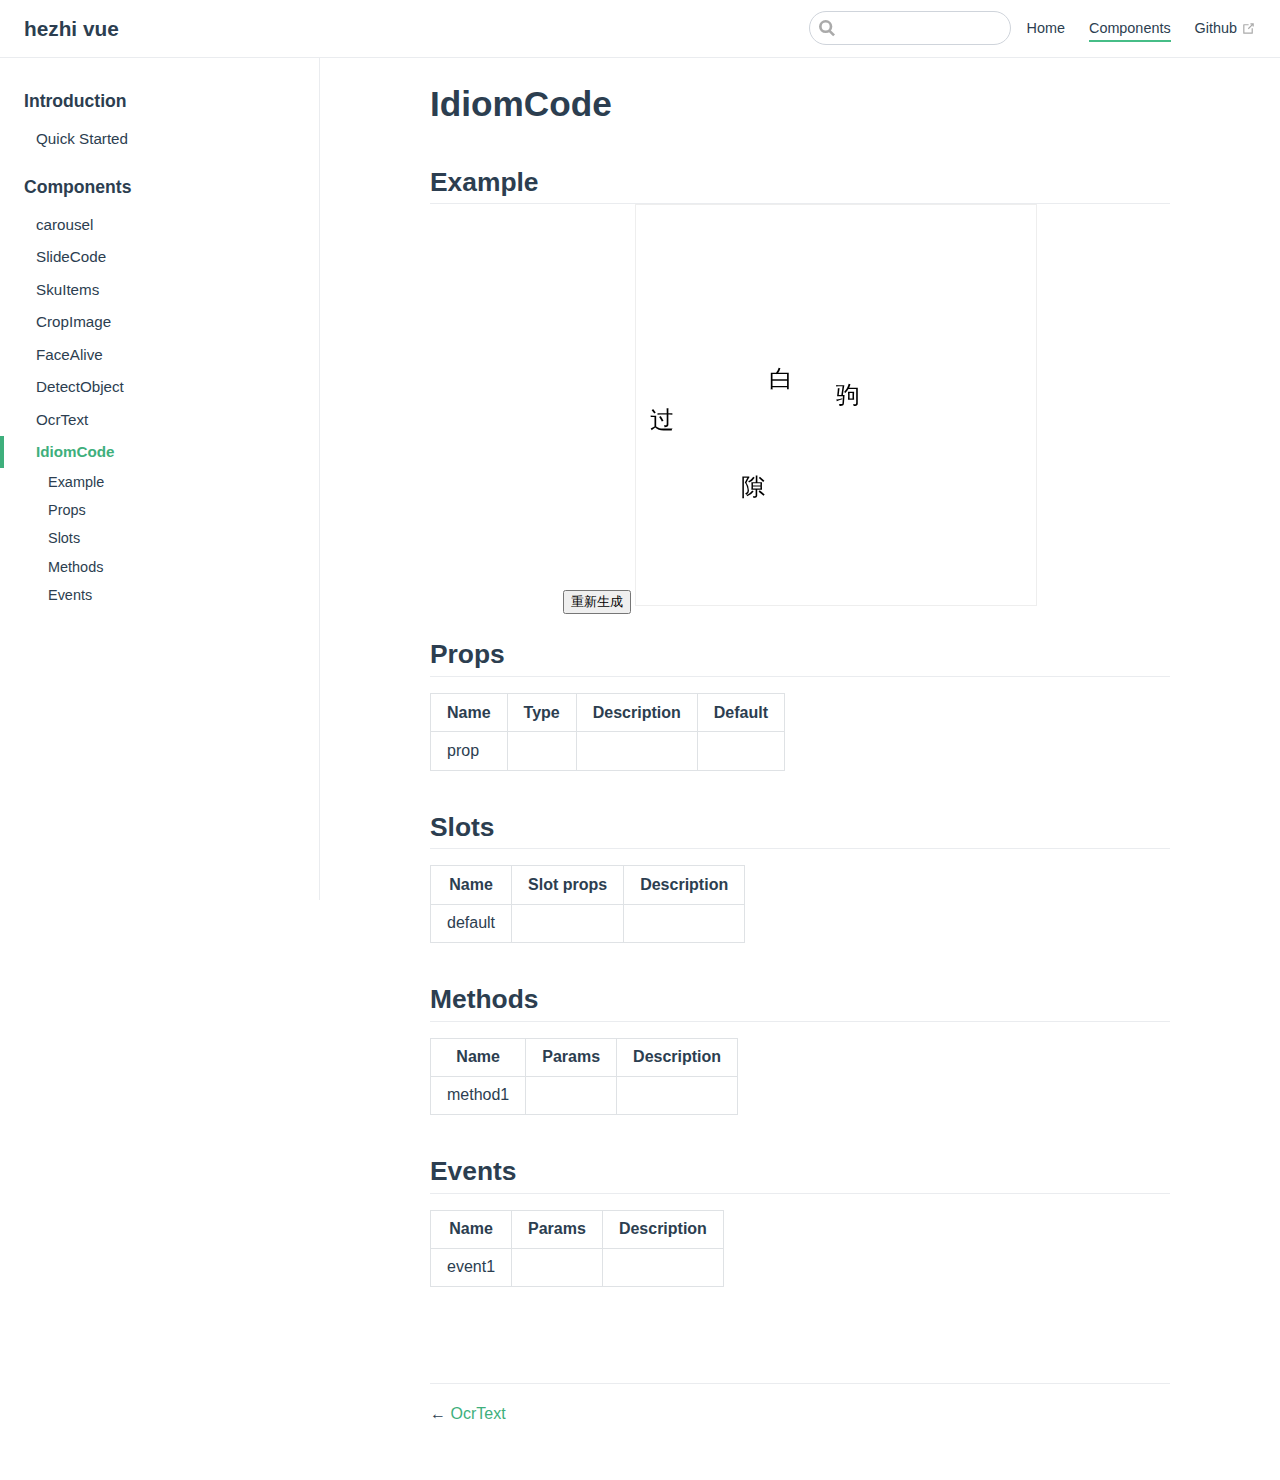
<file: components/IdiomCode.html>
<!DOCTYPE html>
<html lang="en-US">
  <head>
    <meta charset="utf-8">
    <meta name="viewport" content="width=device-width,initial-scale=1">
    <title>IdiomCode | hezhi vue</title>
    <meta name="generator" content="VuePress 1.7.1">
    
    <meta name="description" content="Just commonly used conponent">
    
    <link rel="preload" href="/assets/css/0.styles.11471acc.css" as="style"><link rel="preload" href="/assets/js/app.1aff97f5.js" as="script"><link rel="preload" href="/assets/js/2.422a433c.js" as="script"><link rel="preload" href="/assets/js/12.eac64855.js" as="script"><link rel="prefetch" href="/assets/js/10.f9aea568.js"><link rel="prefetch" href="/assets/js/11.829af861.js"><link rel="prefetch" href="/assets/js/13.a387129c.js"><link rel="prefetch" href="/assets/js/14.48331b45.js"><link rel="prefetch" href="/assets/js/15.416a643e.js"><link rel="prefetch" href="/assets/js/16.9852e1e9.js"><link rel="prefetch" href="/assets/js/17.327cf38b.js"><link rel="prefetch" href="/assets/js/3.3d515e3d.js"><link rel="prefetch" href="/assets/js/4.b9cdf85f.js"><link rel="prefetch" href="/assets/js/5.7efabbec.js"><link rel="prefetch" href="/assets/js/6.1adb8991.js"><link rel="prefetch" href="/assets/js/7.ad5c020a.js"><link rel="prefetch" href="/assets/js/8.4a537397.js"><link rel="prefetch" href="/assets/js/9.3b97743c.js">
    <link rel="stylesheet" href="/assets/css/0.styles.11471acc.css">
  </head>
  <body>
    <div id="app" data-server-rendered="true"><div class="theme-container"><header class="navbar"><div class="sidebar-button"><svg xmlns="http://www.w3.org/2000/svg" aria-hidden="true" role="img" viewBox="0 0 448 512" class="icon"><path fill="currentColor" d="M436 124H12c-6.627 0-12-5.373-12-12V80c0-6.627 5.373-12 12-12h424c6.627 0 12 5.373 12 12v32c0 6.627-5.373 12-12 12zm0 160H12c-6.627 0-12-5.373-12-12v-32c0-6.627 5.373-12 12-12h424c6.627 0 12 5.373 12 12v32c0 6.627-5.373 12-12 12zm0 160H12c-6.627 0-12-5.373-12-12v-32c0-6.627 5.373-12 12-12h424c6.627 0 12 5.373 12 12v32c0 6.627-5.373 12-12 12z"></path></svg></div> <a href="/" class="home-link router-link-active"><!----> <span class="site-name">hezhi vue</span></a> <div class="links"><div class="search-box"><input aria-label="Search" autocomplete="off" spellcheck="false" value=""> <!----></div> <nav class="nav-links can-hide"><div class="nav-item"><a href="/" class="nav-link">
  Home
</a></div><div class="nav-item"><a href="/components/" class="nav-link router-link-active">
  Components
</a></div><div class="nav-item"><a href="https://github.com/jixiang255/hezhi-vue-comps.git" target="_blank" rel="noopener noreferrer" class="nav-link external">
  Github
  <span><svg xmlns="http://www.w3.org/2000/svg" aria-hidden="true" focusable="false" x="0px" y="0px" viewBox="0 0 100 100" width="15" height="15" class="icon outbound"><path fill="currentColor" d="M18.8,85.1h56l0,0c2.2,0,4-1.8,4-4v-32h-8v28h-48v-48h28v-8h-32l0,0c-2.2,0-4,1.8-4,4v56C14.8,83.3,16.6,85.1,18.8,85.1z"></path> <polygon fill="currentColor" points="45.7,48.7 51.3,54.3 77.2,28.5 77.2,37.2 85.2,37.2 85.2,14.9 62.8,14.9 62.8,22.9 71.5,22.9"></polygon></svg> <span class="sr-only">(opens new window)</span></span></a></div> <!----></nav></div></header> <div class="sidebar-mask"></div> <aside class="sidebar"><nav class="nav-links"><div class="nav-item"><a href="/" class="nav-link">
  Home
</a></div><div class="nav-item"><a href="/components/" class="nav-link router-link-active">
  Components
</a></div><div class="nav-item"><a href="https://github.com/jixiang255/hezhi-vue-comps.git" target="_blank" rel="noopener noreferrer" class="nav-link external">
  Github
  <span><svg xmlns="http://www.w3.org/2000/svg" aria-hidden="true" focusable="false" x="0px" y="0px" viewBox="0 0 100 100" width="15" height="15" class="icon outbound"><path fill="currentColor" d="M18.8,85.1h56l0,0c2.2,0,4-1.8,4-4v-32h-8v28h-48v-48h28v-8h-32l0,0c-2.2,0-4,1.8-4,4v56C14.8,83.3,16.6,85.1,18.8,85.1z"></path> <polygon fill="currentColor" points="45.7,48.7 51.3,54.3 77.2,28.5 77.2,37.2 85.2,37.2 85.2,14.9 62.8,14.9 62.8,22.9 71.5,22.9"></polygon></svg> <span class="sr-only">(opens new window)</span></span></a></div> <!----></nav>  <ul class="sidebar-links"><li><section class="sidebar-group depth-0"><p class="sidebar-heading"><span>Introduction</span> <!----></p> <ul class="sidebar-links sidebar-group-items"><li><a href="/introduction/guide.html" class="sidebar-link">Quick Started</a></li></ul></section></li><li><section class="sidebar-group depth-0"><p class="sidebar-heading open"><span>Components</span> <!----></p> <ul class="sidebar-links sidebar-group-items"><li><a href="/components/H3DCarousel.html" class="sidebar-link">carousel</a></li><li><a href="/components/SlideCode.html" class="sidebar-link">SlideCode</a></li><li><a href="/components/SkuItems.html" class="sidebar-link">SkuItems</a></li><li><a href="/components/CropImage.html" class="sidebar-link">CropImage</a></li><li><a href="/components/FaceAlive.html" class="sidebar-link">FaceAlive</a></li><li><a href="/components/DetectObject.html" class="sidebar-link">DetectObject</a></li><li><a href="/components/OcrText.html" class="sidebar-link">OcrText</a></li><li><a href="/components/IdiomCode.html" aria-current="page" class="active sidebar-link">IdiomCode</a><ul class="sidebar-sub-headers"><li class="sidebar-sub-header"><a href="/components/IdiomCode.html#example" class="sidebar-link">Example</a></li><li class="sidebar-sub-header"><a href="/components/IdiomCode.html#props" class="sidebar-link">Props</a></li><li class="sidebar-sub-header"><a href="/components/IdiomCode.html#slots" class="sidebar-link">Slots</a></li><li class="sidebar-sub-header"><a href="/components/IdiomCode.html#methods" class="sidebar-link">Methods</a></li><li class="sidebar-sub-header"><a href="/components/IdiomCode.html#events" class="sidebar-link">Events</a></li></ul></li></ul></section></li></ul> </aside> <main class="page"> <div class="theme-default-content content__default"><h1 id="idiomcode"><a href="#idiomcode" class="header-anchor">#</a> IdiomCode</h1> <h2 id="example"><a href="#example" class="header-anchor">#</a> Example</h2> <div style="text-align:center;"><button>重新生成</button> <div style="position: relative;display: inline-block;"><canvas id="canvas-raw-pic" width="400" height="400" style="border: 1px #eee solid;"></canvas> </div></div> <h2 id="props"><a href="#props" class="header-anchor">#</a> Props</h2> <table><thead><tr><th>Name</th> <th style="text-align:center;">Type</th> <th>Description</th> <th>Default</th></tr></thead> <tbody><tr><td>prop</td> <td style="text-align:center;"></td> <td></td> <td></td></tr></tbody></table> <h2 id="slots"><a href="#slots" class="header-anchor">#</a> Slots</h2> <table><thead><tr><th>Name</th> <th>Slot props</th> <th>Description</th></tr></thead> <tbody><tr><td>default</td> <td></td> <td></td></tr></tbody></table> <h2 id="methods"><a href="#methods" class="header-anchor">#</a> Methods</h2> <table><thead><tr><th>Name</th> <th>Params</th> <th>Description</th></tr></thead> <tbody><tr><td>method1</td> <td></td> <td></td></tr></tbody></table> <h2 id="events"><a href="#events" class="header-anchor">#</a> Events</h2> <table><thead><tr><th>Name</th> <th>Params</th> <th>Description</th></tr></thead> <tbody><tr><td>event1</td> <td></td> <td></td></tr></tbody></table></div> <footer class="page-edit"><!----> <!----></footer> <div class="page-nav"><p class="inner"><span class="prev">
      ←
      <a href="/components/OcrText.html" class="prev">
        OcrText
      </a></span> <!----></p></div> </main></div><div class="global-ui"></div></div>
    <script src="/assets/js/app.1aff97f5.js" defer></script><script src="/assets/js/2.422a433c.js" defer></script><script src="/assets/js/12.eac64855.js" defer></script>
  </body>
</html>
</file>
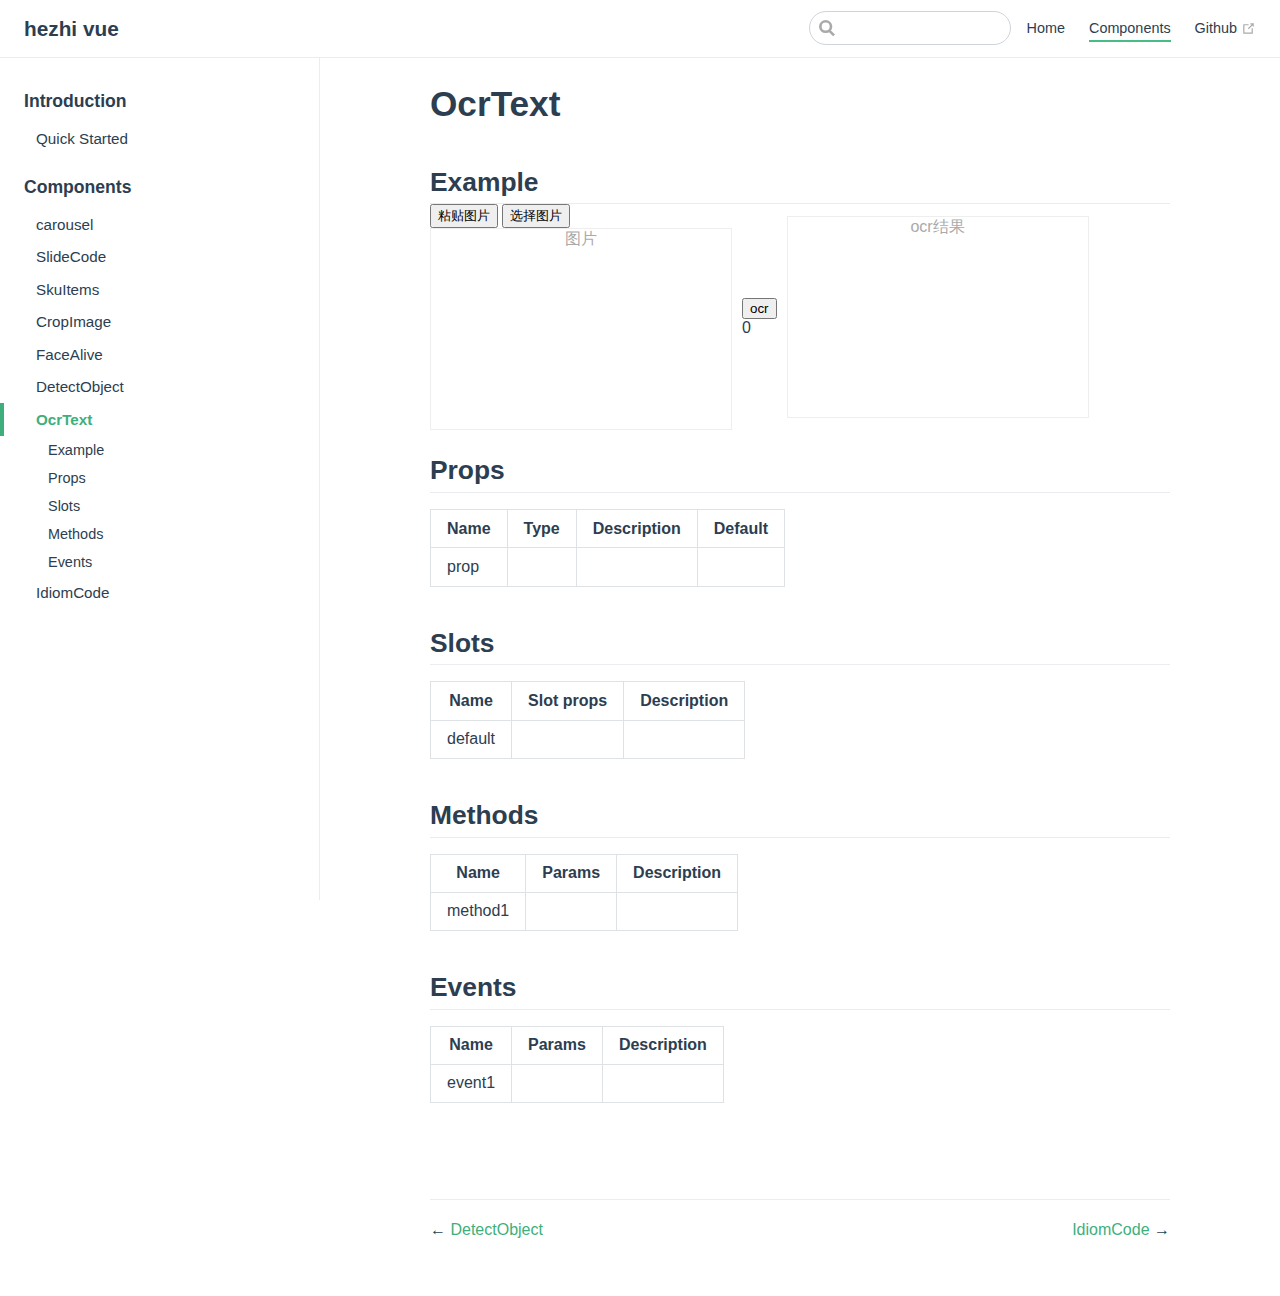
<file: components/OcrText.html>
<!DOCTYPE html>
<html lang="en-US">
  <head>
    <meta charset="utf-8">
    <meta name="viewport" content="width=device-width,initial-scale=1">
    <title>OcrText | hezhi vue</title>
    <meta name="generator" content="VuePress 1.7.1">
    
    <meta name="description" content="Just commonly used conponent">
    
    <link rel="preload" href="/assets/css/0.styles.11471acc.css" as="style"><link rel="preload" href="/assets/js/app.1aff97f5.js" as="script"><link rel="preload" href="/assets/js/2.422a433c.js" as="script"><link rel="preload" href="/assets/js/13.a387129c.js" as="script"><link rel="prefetch" href="/assets/js/10.f9aea568.js"><link rel="prefetch" href="/assets/js/11.829af861.js"><link rel="prefetch" href="/assets/js/12.eac64855.js"><link rel="prefetch" href="/assets/js/14.48331b45.js"><link rel="prefetch" href="/assets/js/15.416a643e.js"><link rel="prefetch" href="/assets/js/16.9852e1e9.js"><link rel="prefetch" href="/assets/js/17.327cf38b.js"><link rel="prefetch" href="/assets/js/3.3d515e3d.js"><link rel="prefetch" href="/assets/js/4.b9cdf85f.js"><link rel="prefetch" href="/assets/js/5.7efabbec.js"><link rel="prefetch" href="/assets/js/6.1adb8991.js"><link rel="prefetch" href="/assets/js/7.ad5c020a.js"><link rel="prefetch" href="/assets/js/8.4a537397.js"><link rel="prefetch" href="/assets/js/9.3b97743c.js">
    <link rel="stylesheet" href="/assets/css/0.styles.11471acc.css">
  </head>
  <body>
    <div id="app" data-server-rendered="true"><div class="theme-container"><header class="navbar"><div class="sidebar-button"><svg xmlns="http://www.w3.org/2000/svg" aria-hidden="true" role="img" viewBox="0 0 448 512" class="icon"><path fill="currentColor" d="M436 124H12c-6.627 0-12-5.373-12-12V80c0-6.627 5.373-12 12-12h424c6.627 0 12 5.373 12 12v32c0 6.627-5.373 12-12 12zm0 160H12c-6.627 0-12-5.373-12-12v-32c0-6.627 5.373-12 12-12h424c6.627 0 12 5.373 12 12v32c0 6.627-5.373 12-12 12zm0 160H12c-6.627 0-12-5.373-12-12v-32c0-6.627 5.373-12 12-12h424c6.627 0 12 5.373 12 12v32c0 6.627-5.373 12-12 12z"></path></svg></div> <a href="/" class="home-link router-link-active"><!----> <span class="site-name">hezhi vue</span></a> <div class="links"><div class="search-box"><input aria-label="Search" autocomplete="off" spellcheck="false" value=""> <!----></div> <nav class="nav-links can-hide"><div class="nav-item"><a href="/" class="nav-link">
  Home
</a></div><div class="nav-item"><a href="/components/" class="nav-link router-link-active">
  Components
</a></div><div class="nav-item"><a href="https://github.com/jixiang255/hezhi-vue-comps.git" target="_blank" rel="noopener noreferrer" class="nav-link external">
  Github
  <span><svg xmlns="http://www.w3.org/2000/svg" aria-hidden="true" focusable="false" x="0px" y="0px" viewBox="0 0 100 100" width="15" height="15" class="icon outbound"><path fill="currentColor" d="M18.8,85.1h56l0,0c2.2,0,4-1.8,4-4v-32h-8v28h-48v-48h28v-8h-32l0,0c-2.2,0-4,1.8-4,4v56C14.8,83.3,16.6,85.1,18.8,85.1z"></path> <polygon fill="currentColor" points="45.7,48.7 51.3,54.3 77.2,28.5 77.2,37.2 85.2,37.2 85.2,14.9 62.8,14.9 62.8,22.9 71.5,22.9"></polygon></svg> <span class="sr-only">(opens new window)</span></span></a></div> <!----></nav></div></header> <div class="sidebar-mask"></div> <aside class="sidebar"><nav class="nav-links"><div class="nav-item"><a href="/" class="nav-link">
  Home
</a></div><div class="nav-item"><a href="/components/" class="nav-link router-link-active">
  Components
</a></div><div class="nav-item"><a href="https://github.com/jixiang255/hezhi-vue-comps.git" target="_blank" rel="noopener noreferrer" class="nav-link external">
  Github
  <span><svg xmlns="http://www.w3.org/2000/svg" aria-hidden="true" focusable="false" x="0px" y="0px" viewBox="0 0 100 100" width="15" height="15" class="icon outbound"><path fill="currentColor" d="M18.8,85.1h56l0,0c2.2,0,4-1.8,4-4v-32h-8v28h-48v-48h28v-8h-32l0,0c-2.2,0-4,1.8-4,4v56C14.8,83.3,16.6,85.1,18.8,85.1z"></path> <polygon fill="currentColor" points="45.7,48.7 51.3,54.3 77.2,28.5 77.2,37.2 85.2,37.2 85.2,14.9 62.8,14.9 62.8,22.9 71.5,22.9"></polygon></svg> <span class="sr-only">(opens new window)</span></span></a></div> <!----></nav>  <ul class="sidebar-links"><li><section class="sidebar-group depth-0"><p class="sidebar-heading"><span>Introduction</span> <!----></p> <ul class="sidebar-links sidebar-group-items"><li><a href="/introduction/guide.html" class="sidebar-link">Quick Started</a></li></ul></section></li><li><section class="sidebar-group depth-0"><p class="sidebar-heading open"><span>Components</span> <!----></p> <ul class="sidebar-links sidebar-group-items"><li><a href="/components/H3DCarousel.html" class="sidebar-link">carousel</a></li><li><a href="/components/SlideCode.html" class="sidebar-link">SlideCode</a></li><li><a href="/components/SkuItems.html" class="sidebar-link">SkuItems</a></li><li><a href="/components/CropImage.html" class="sidebar-link">CropImage</a></li><li><a href="/components/FaceAlive.html" class="sidebar-link">FaceAlive</a></li><li><a href="/components/DetectObject.html" class="sidebar-link">DetectObject</a></li><li><a href="/components/OcrText.html" aria-current="page" class="active sidebar-link">OcrText</a><ul class="sidebar-sub-headers"><li class="sidebar-sub-header"><a href="/components/OcrText.html#example" class="sidebar-link">Example</a></li><li class="sidebar-sub-header"><a href="/components/OcrText.html#props" class="sidebar-link">Props</a></li><li class="sidebar-sub-header"><a href="/components/OcrText.html#slots" class="sidebar-link">Slots</a></li><li class="sidebar-sub-header"><a href="/components/OcrText.html#methods" class="sidebar-link">Methods</a></li><li class="sidebar-sub-header"><a href="/components/OcrText.html#events" class="sidebar-link">Events</a></li></ul></li><li><a href="/components/IdiomCode.html" class="sidebar-link">IdiomCode</a></li></ul></section></li></ul> </aside> <main class="page"> <div class="theme-default-content content__default"><h1 id="ocrtext"><a href="#ocrtext" class="header-anchor">#</a> OcrText</h1> <h2 id="example"><a href="#example" class="header-anchor">#</a> Example</h2> <div style="display:flex;align-items:center;" data-v-0f742ff6><div class="ocrtext-panel-left" data-v-0f742ff6><div data-v-0f742ff6><button type="button" data-v-0f742ff6>粘贴图片</button> <button type="button" data-v-0f742ff6>选择图片</button></div> <div data-v-0f742ff6><div autofocus="autofocus" class="ocrtext-input-img" data-v-0f742ff6><div style="display:;" data-v-0f742ff6>
          图片
        </div> <img alt data-v-0f742ff6></div></div> <!----></div> <div style="padding: 10px" data-v-0f742ff6><button type="button" data-v-0f742ff6>ocr</button> <div data-v-0f742ff6>0</div></div> <div class="ocrtext-panel-right ocrtext-input-img" data-v-0f742ff6><div style="display:;" data-v-0f742ff6>
      ocr结果
    </div> <div class="ocrtext-panel-result" data-v-0f742ff6></div></div></div> <h2 id="props"><a href="#props" class="header-anchor">#</a> Props</h2> <table><thead><tr><th>Name</th> <th style="text-align:center;">Type</th> <th>Description</th> <th>Default</th></tr></thead> <tbody><tr><td>prop</td> <td style="text-align:center;"></td> <td></td> <td></td></tr></tbody></table> <h2 id="slots"><a href="#slots" class="header-anchor">#</a> Slots</h2> <table><thead><tr><th>Name</th> <th>Slot props</th> <th>Description</th></tr></thead> <tbody><tr><td>default</td> <td></td> <td></td></tr></tbody></table> <h2 id="methods"><a href="#methods" class="header-anchor">#</a> Methods</h2> <table><thead><tr><th>Name</th> <th>Params</th> <th>Description</th></tr></thead> <tbody><tr><td>method1</td> <td></td> <td></td></tr></tbody></table> <h2 id="events"><a href="#events" class="header-anchor">#</a> Events</h2> <table><thead><tr><th>Name</th> <th>Params</th> <th>Description</th></tr></thead> <tbody><tr><td>event1</td> <td></td> <td></td></tr></tbody></table></div> <footer class="page-edit"><!----> <!----></footer> <div class="page-nav"><p class="inner"><span class="prev">
      ←
      <a href="/components/DetectObject.html" class="prev">
        DetectObject
      </a></span> <span class="next"><a href="/components/IdiomCode.html">
        IdiomCode
      </a>
      →
    </span></p></div> </main></div><div class="global-ui"></div></div>
    <script src="/assets/js/app.1aff97f5.js" defer></script><script src="/assets/js/2.422a433c.js" defer></script><script src="/assets/js/13.a387129c.js" defer></script>
  </body>
</html>
</file>
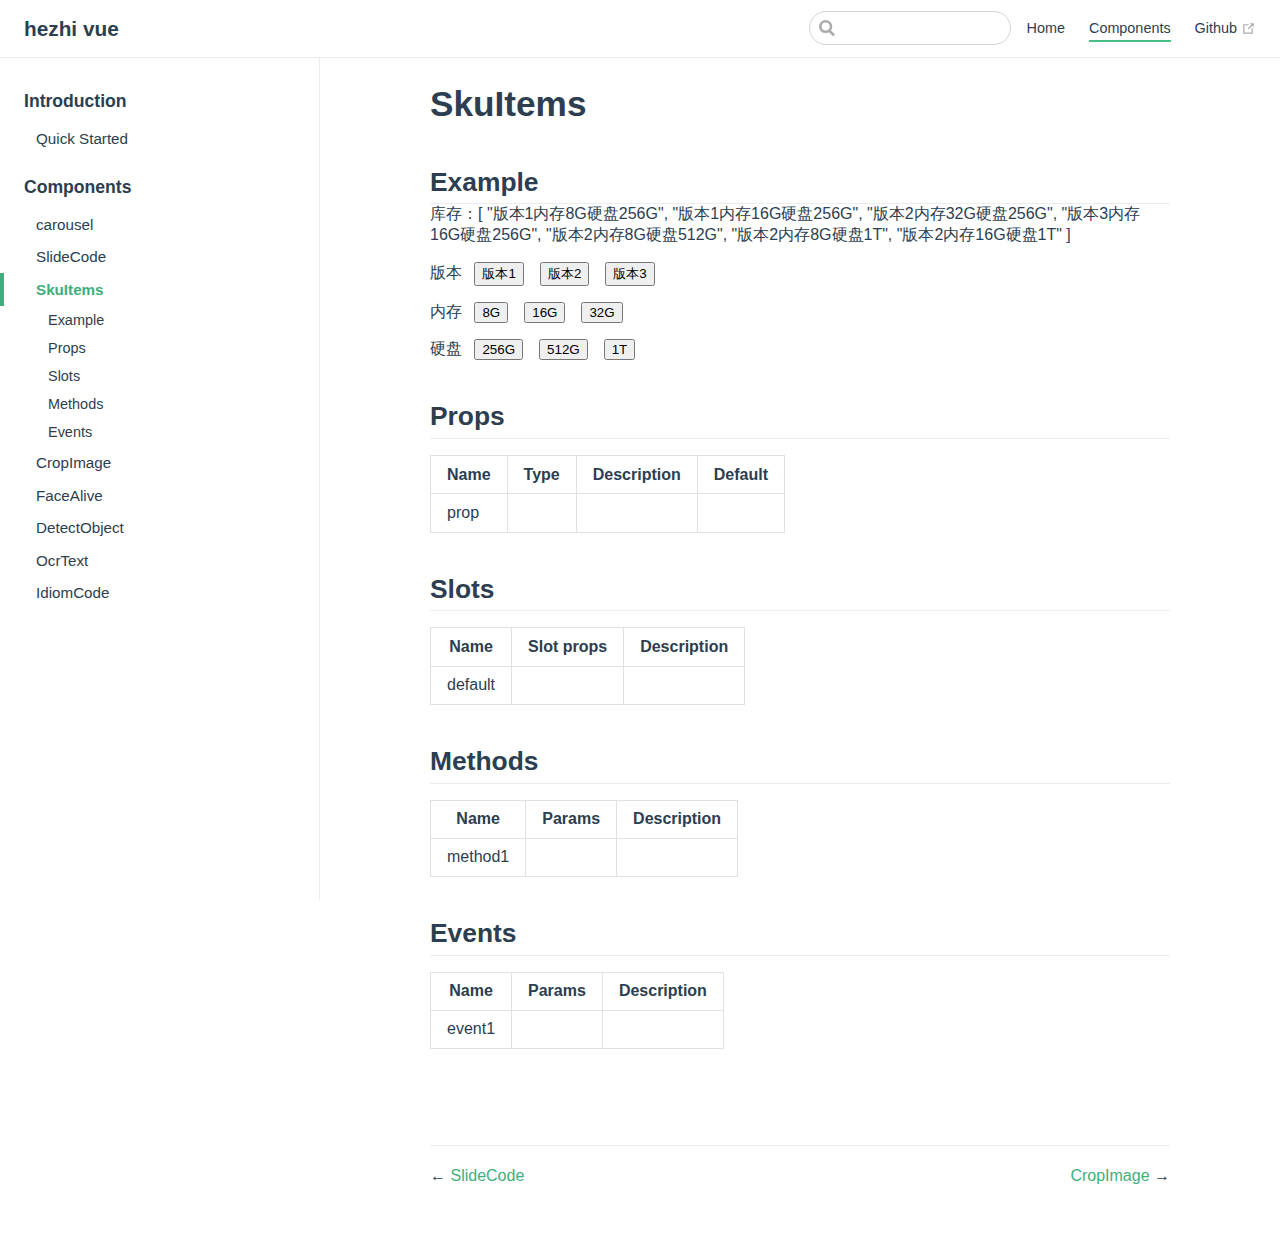
<file: components/SkuItems.html>
<!DOCTYPE html>
<html lang="en-US">
  <head>
    <meta charset="utf-8">
    <meta name="viewport" content="width=device-width,initial-scale=1">
    <title>SkuItems | hezhi vue</title>
    <meta name="generator" content="VuePress 1.7.1">
    
    <meta name="description" content="Just commonly used conponent">
    
    <link rel="preload" href="/assets/css/0.styles.11471acc.css" as="style"><link rel="preload" href="/assets/js/app.1aff97f5.js" as="script"><link rel="preload" href="/assets/js/2.422a433c.js" as="script"><link rel="preload" href="/assets/js/15.416a643e.js" as="script"><link rel="prefetch" href="/assets/js/10.f9aea568.js"><link rel="prefetch" href="/assets/js/11.829af861.js"><link rel="prefetch" href="/assets/js/12.eac64855.js"><link rel="prefetch" href="/assets/js/13.a387129c.js"><link rel="prefetch" href="/assets/js/14.48331b45.js"><link rel="prefetch" href="/assets/js/16.9852e1e9.js"><link rel="prefetch" href="/assets/js/17.327cf38b.js"><link rel="prefetch" href="/assets/js/3.3d515e3d.js"><link rel="prefetch" href="/assets/js/4.b9cdf85f.js"><link rel="prefetch" href="/assets/js/5.7efabbec.js"><link rel="prefetch" href="/assets/js/6.1adb8991.js"><link rel="prefetch" href="/assets/js/7.ad5c020a.js"><link rel="prefetch" href="/assets/js/8.4a537397.js"><link rel="prefetch" href="/assets/js/9.3b97743c.js">
    <link rel="stylesheet" href="/assets/css/0.styles.11471acc.css">
  </head>
  <body>
    <div id="app" data-server-rendered="true"><div class="theme-container"><header class="navbar"><div class="sidebar-button"><svg xmlns="http://www.w3.org/2000/svg" aria-hidden="true" role="img" viewBox="0 0 448 512" class="icon"><path fill="currentColor" d="M436 124H12c-6.627 0-12-5.373-12-12V80c0-6.627 5.373-12 12-12h424c6.627 0 12 5.373 12 12v32c0 6.627-5.373 12-12 12zm0 160H12c-6.627 0-12-5.373-12-12v-32c0-6.627 5.373-12 12-12h424c6.627 0 12 5.373 12 12v32c0 6.627-5.373 12-12 12zm0 160H12c-6.627 0-12-5.373-12-12v-32c0-6.627 5.373-12 12-12h424c6.627 0 12 5.373 12 12v32c0 6.627-5.373 12-12 12z"></path></svg></div> <a href="/" class="home-link router-link-active"><!----> <span class="site-name">hezhi vue</span></a> <div class="links"><div class="search-box"><input aria-label="Search" autocomplete="off" spellcheck="false" value=""> <!----></div> <nav class="nav-links can-hide"><div class="nav-item"><a href="/" class="nav-link">
  Home
</a></div><div class="nav-item"><a href="/components/" class="nav-link router-link-active">
  Components
</a></div><div class="nav-item"><a href="https://github.com/jixiang255/hezhi-vue-comps.git" target="_blank" rel="noopener noreferrer" class="nav-link external">
  Github
  <span><svg xmlns="http://www.w3.org/2000/svg" aria-hidden="true" focusable="false" x="0px" y="0px" viewBox="0 0 100 100" width="15" height="15" class="icon outbound"><path fill="currentColor" d="M18.8,85.1h56l0,0c2.2,0,4-1.8,4-4v-32h-8v28h-48v-48h28v-8h-32l0,0c-2.2,0-4,1.8-4,4v56C14.8,83.3,16.6,85.1,18.8,85.1z"></path> <polygon fill="currentColor" points="45.7,48.7 51.3,54.3 77.2,28.5 77.2,37.2 85.2,37.2 85.2,14.9 62.8,14.9 62.8,22.9 71.5,22.9"></polygon></svg> <span class="sr-only">(opens new window)</span></span></a></div> <!----></nav></div></header> <div class="sidebar-mask"></div> <aside class="sidebar"><nav class="nav-links"><div class="nav-item"><a href="/" class="nav-link">
  Home
</a></div><div class="nav-item"><a href="/components/" class="nav-link router-link-active">
  Components
</a></div><div class="nav-item"><a href="https://github.com/jixiang255/hezhi-vue-comps.git" target="_blank" rel="noopener noreferrer" class="nav-link external">
  Github
  <span><svg xmlns="http://www.w3.org/2000/svg" aria-hidden="true" focusable="false" x="0px" y="0px" viewBox="0 0 100 100" width="15" height="15" class="icon outbound"><path fill="currentColor" d="M18.8,85.1h56l0,0c2.2,0,4-1.8,4-4v-32h-8v28h-48v-48h28v-8h-32l0,0c-2.2,0-4,1.8-4,4v56C14.8,83.3,16.6,85.1,18.8,85.1z"></path> <polygon fill="currentColor" points="45.7,48.7 51.3,54.3 77.2,28.5 77.2,37.2 85.2,37.2 85.2,14.9 62.8,14.9 62.8,22.9 71.5,22.9"></polygon></svg> <span class="sr-only">(opens new window)</span></span></a></div> <!----></nav>  <ul class="sidebar-links"><li><section class="sidebar-group depth-0"><p class="sidebar-heading"><span>Introduction</span> <!----></p> <ul class="sidebar-links sidebar-group-items"><li><a href="/introduction/guide.html" class="sidebar-link">Quick Started</a></li></ul></section></li><li><section class="sidebar-group depth-0"><p class="sidebar-heading open"><span>Components</span> <!----></p> <ul class="sidebar-links sidebar-group-items"><li><a href="/components/H3DCarousel.html" class="sidebar-link">carousel</a></li><li><a href="/components/SlideCode.html" class="sidebar-link">SlideCode</a></li><li><a href="/components/SkuItems.html" aria-current="page" class="active sidebar-link">SkuItems</a><ul class="sidebar-sub-headers"><li class="sidebar-sub-header"><a href="/components/SkuItems.html#example" class="sidebar-link">Example</a></li><li class="sidebar-sub-header"><a href="/components/SkuItems.html#props" class="sidebar-link">Props</a></li><li class="sidebar-sub-header"><a href="/components/SkuItems.html#slots" class="sidebar-link">Slots</a></li><li class="sidebar-sub-header"><a href="/components/SkuItems.html#methods" class="sidebar-link">Methods</a></li><li class="sidebar-sub-header"><a href="/components/SkuItems.html#events" class="sidebar-link">Events</a></li></ul></li><li><a href="/components/CropImage.html" class="sidebar-link">CropImage</a></li><li><a href="/components/FaceAlive.html" class="sidebar-link">FaceAlive</a></li><li><a href="/components/DetectObject.html" class="sidebar-link">DetectObject</a></li><li><a href="/components/OcrText.html" class="sidebar-link">OcrText</a></li><li><a href="/components/IdiomCode.html" class="sidebar-link">IdiomCode</a></li></ul></section></li></ul> </aside> <main class="page"> <div class="theme-default-content content__default"><h1 id="skuitems"><a href="#skuitems" class="header-anchor">#</a> SkuItems</h1> <h2 id="example"><a href="#example" class="header-anchor">#</a> Example</h2> <div data-v-b3b80048>
  库存：[
  &quot;版本1内存8G硬盘256G&quot;,
  &quot;版本1内存16G硬盘256G&quot;,
  &quot;版本2内存32G硬盘256G&quot;,
  &quot;版本3内存16G硬盘256G&quot;,
  &quot;版本2内存8G硬盘512G&quot;,
  &quot;版本2内存8G硬盘1T&quot;,
  &quot;版本2内存16G硬盘1T&quot;
]
  <div data-v-b3b80048><div class="my-2" data-v-b3b80048>
      版本
      <button type="button" class="mx-1" data-v-b3b80048>
        版本1
      </button><button type="button" class="mx-1" data-v-b3b80048>
        版本2
      </button><button type="button" class="mx-1" data-v-b3b80048>
        版本3
      </button></div></div><div data-v-b3b80048><div class="my-2" data-v-b3b80048>
      内存
      <button type="button" class="mx-1" data-v-b3b80048>
        8G
      </button><button type="button" class="mx-1" data-v-b3b80048>
        16G
      </button><button type="button" class="mx-1" data-v-b3b80048>
        32G
      </button></div></div><div data-v-b3b80048><div class="my-2" data-v-b3b80048>
      硬盘
      <button type="button" class="mx-1" data-v-b3b80048>
        256G
      </button><button type="button" class="mx-1" data-v-b3b80048>
        512G
      </button><button type="button" class="mx-1" data-v-b3b80048>
        1T
      </button></div></div></div> <h2 id="props"><a href="#props" class="header-anchor">#</a> Props</h2> <table><thead><tr><th>Name</th> <th style="text-align:center;">Type</th> <th>Description</th> <th>Default</th></tr></thead> <tbody><tr><td>prop</td> <td style="text-align:center;"></td> <td></td> <td></td></tr></tbody></table> <h2 id="slots"><a href="#slots" class="header-anchor">#</a> Slots</h2> <table><thead><tr><th>Name</th> <th>Slot props</th> <th>Description</th></tr></thead> <tbody><tr><td>default</td> <td></td> <td></td></tr></tbody></table> <h2 id="methods"><a href="#methods" class="header-anchor">#</a> Methods</h2> <table><thead><tr><th>Name</th> <th>Params</th> <th>Description</th></tr></thead> <tbody><tr><td>method1</td> <td></td> <td></td></tr></tbody></table> <h2 id="events"><a href="#events" class="header-anchor">#</a> Events</h2> <table><thead><tr><th>Name</th> <th>Params</th> <th>Description</th></tr></thead> <tbody><tr><td>event1</td> <td></td> <td></td></tr></tbody></table></div> <footer class="page-edit"><!----> <!----></footer> <div class="page-nav"><p class="inner"><span class="prev">
      ←
      <a href="/components/SlideCode.html" class="prev">
        SlideCode
      </a></span> <span class="next"><a href="/components/CropImage.html">
        CropImage
      </a>
      →
    </span></p></div> </main></div><div class="global-ui"></div></div>
    <script src="/assets/js/app.1aff97f5.js" defer></script><script src="/assets/js/2.422a433c.js" defer></script><script src="/assets/js/15.416a643e.js" defer></script>
  </body>
</html>
</file>
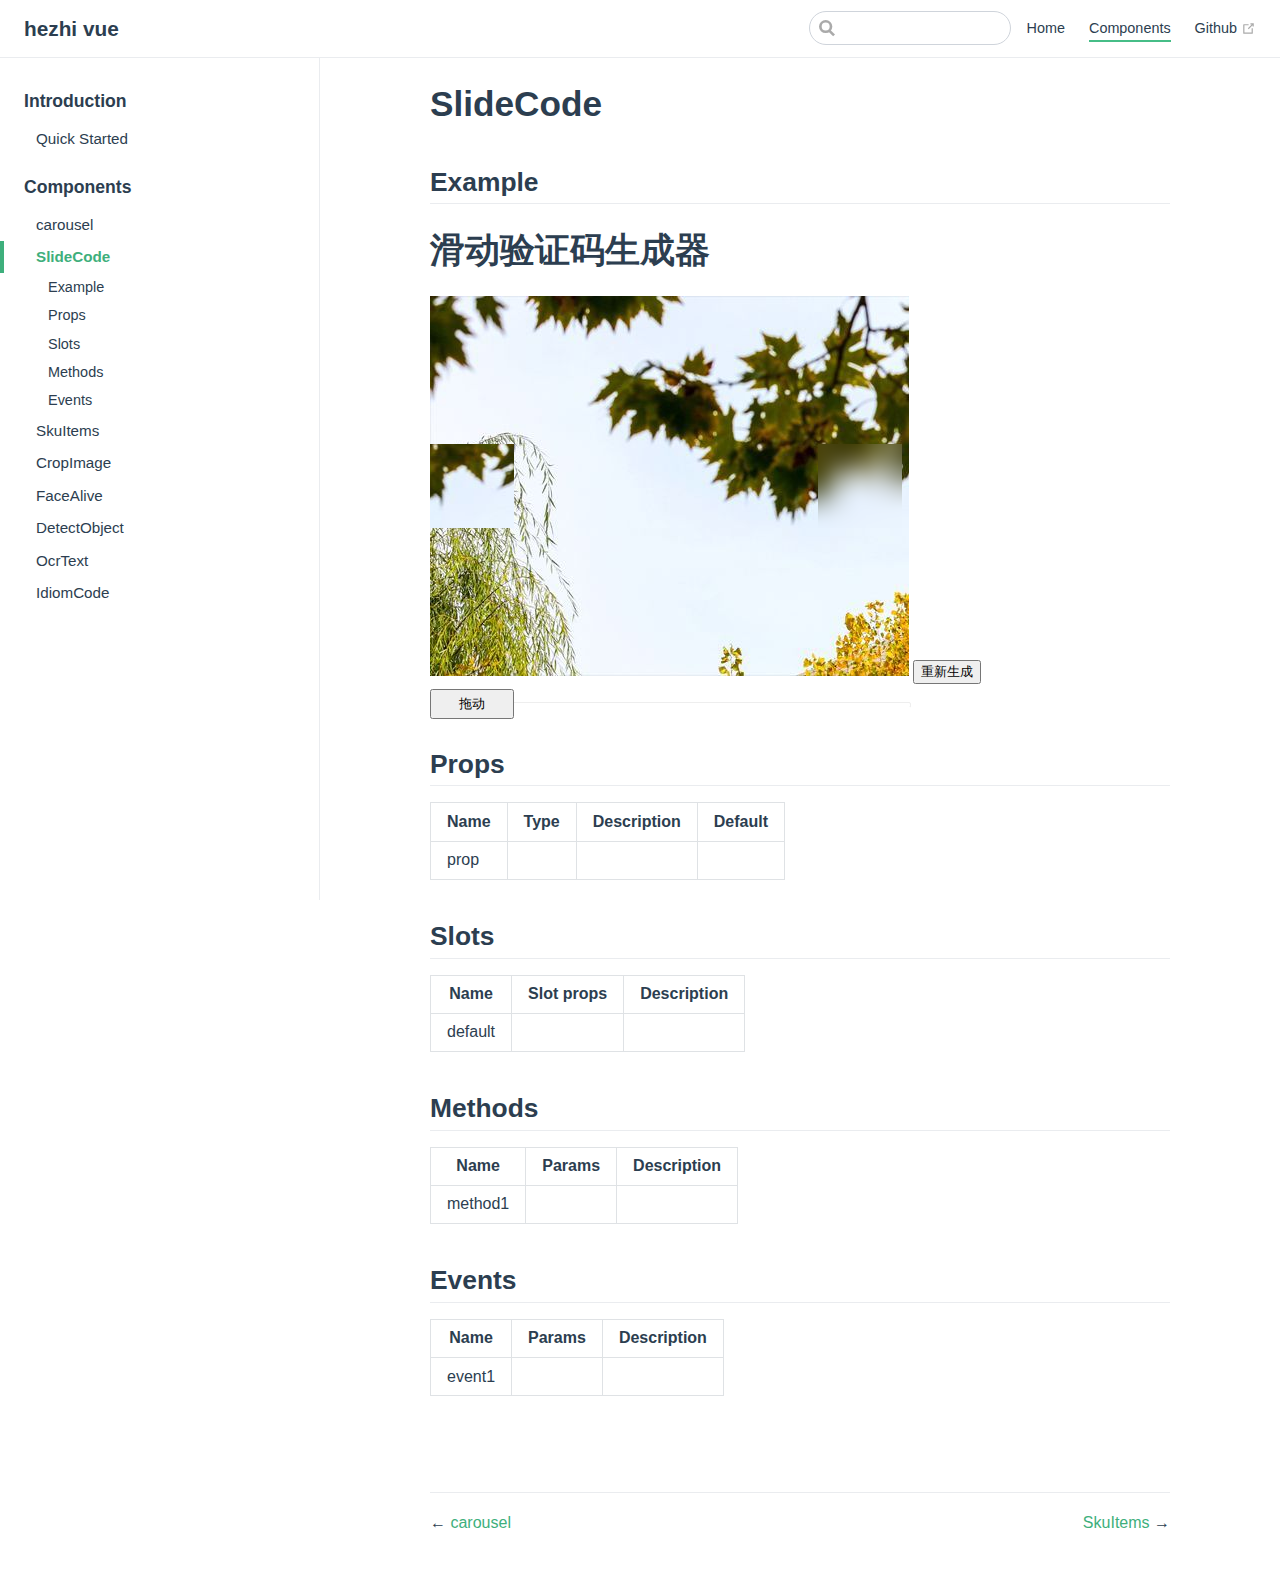
<file: components/SlideCode.html>
<!DOCTYPE html>
<html lang="en-US">
  <head>
    <meta charset="utf-8">
    <meta name="viewport" content="width=device-width,initial-scale=1">
    <title>SlideCode | hezhi vue</title>
    <meta name="generator" content="VuePress 1.7.1">
    
    <meta name="description" content="Just commonly used conponent">
    
    <link rel="preload" href="/assets/css/0.styles.11471acc.css" as="style"><link rel="preload" href="/assets/js/app.1aff97f5.js" as="script"><link rel="preload" href="/assets/js/2.422a433c.js" as="script"><link rel="preload" href="/assets/js/16.9852e1e9.js" as="script"><link rel="prefetch" href="/assets/js/10.f9aea568.js"><link rel="prefetch" href="/assets/js/11.829af861.js"><link rel="prefetch" href="/assets/js/12.eac64855.js"><link rel="prefetch" href="/assets/js/13.a387129c.js"><link rel="prefetch" href="/assets/js/14.48331b45.js"><link rel="prefetch" href="/assets/js/15.416a643e.js"><link rel="prefetch" href="/assets/js/17.327cf38b.js"><link rel="prefetch" href="/assets/js/3.3d515e3d.js"><link rel="prefetch" href="/assets/js/4.b9cdf85f.js"><link rel="prefetch" href="/assets/js/5.7efabbec.js"><link rel="prefetch" href="/assets/js/6.1adb8991.js"><link rel="prefetch" href="/assets/js/7.ad5c020a.js"><link rel="prefetch" href="/assets/js/8.4a537397.js"><link rel="prefetch" href="/assets/js/9.3b97743c.js">
    <link rel="stylesheet" href="/assets/css/0.styles.11471acc.css">
  </head>
  <body>
    <div id="app" data-server-rendered="true"><div class="theme-container"><header class="navbar"><div class="sidebar-button"><svg xmlns="http://www.w3.org/2000/svg" aria-hidden="true" role="img" viewBox="0 0 448 512" class="icon"><path fill="currentColor" d="M436 124H12c-6.627 0-12-5.373-12-12V80c0-6.627 5.373-12 12-12h424c6.627 0 12 5.373 12 12v32c0 6.627-5.373 12-12 12zm0 160H12c-6.627 0-12-5.373-12-12v-32c0-6.627 5.373-12 12-12h424c6.627 0 12 5.373 12 12v32c0 6.627-5.373 12-12 12zm0 160H12c-6.627 0-12-5.373-12-12v-32c0-6.627 5.373-12 12-12h424c6.627 0 12 5.373 12 12v32c0 6.627-5.373 12-12 12z"></path></svg></div> <a href="/" class="home-link router-link-active"><!----> <span class="site-name">hezhi vue</span></a> <div class="links"><div class="search-box"><input aria-label="Search" autocomplete="off" spellcheck="false" value=""> <!----></div> <nav class="nav-links can-hide"><div class="nav-item"><a href="/" class="nav-link">
  Home
</a></div><div class="nav-item"><a href="/components/" class="nav-link router-link-active">
  Components
</a></div><div class="nav-item"><a href="https://github.com/jixiang255/hezhi-vue-comps.git" target="_blank" rel="noopener noreferrer" class="nav-link external">
  Github
  <span><svg xmlns="http://www.w3.org/2000/svg" aria-hidden="true" focusable="false" x="0px" y="0px" viewBox="0 0 100 100" width="15" height="15" class="icon outbound"><path fill="currentColor" d="M18.8,85.1h56l0,0c2.2,0,4-1.8,4-4v-32h-8v28h-48v-48h28v-8h-32l0,0c-2.2,0-4,1.8-4,4v56C14.8,83.3,16.6,85.1,18.8,85.1z"></path> <polygon fill="currentColor" points="45.7,48.7 51.3,54.3 77.2,28.5 77.2,37.2 85.2,37.2 85.2,14.9 62.8,14.9 62.8,22.9 71.5,22.9"></polygon></svg> <span class="sr-only">(opens new window)</span></span></a></div> <!----></nav></div></header> <div class="sidebar-mask"></div> <aside class="sidebar"><nav class="nav-links"><div class="nav-item"><a href="/" class="nav-link">
  Home
</a></div><div class="nav-item"><a href="/components/" class="nav-link router-link-active">
  Components
</a></div><div class="nav-item"><a href="https://github.com/jixiang255/hezhi-vue-comps.git" target="_blank" rel="noopener noreferrer" class="nav-link external">
  Github
  <span><svg xmlns="http://www.w3.org/2000/svg" aria-hidden="true" focusable="false" x="0px" y="0px" viewBox="0 0 100 100" width="15" height="15" class="icon outbound"><path fill="currentColor" d="M18.8,85.1h56l0,0c2.2,0,4-1.8,4-4v-32h-8v28h-48v-48h28v-8h-32l0,0c-2.2,0-4,1.8-4,4v56C14.8,83.3,16.6,85.1,18.8,85.1z"></path> <polygon fill="currentColor" points="45.7,48.7 51.3,54.3 77.2,28.5 77.2,37.2 85.2,37.2 85.2,14.9 62.8,14.9 62.8,22.9 71.5,22.9"></polygon></svg> <span class="sr-only">(opens new window)</span></span></a></div> <!----></nav>  <ul class="sidebar-links"><li><section class="sidebar-group depth-0"><p class="sidebar-heading"><span>Introduction</span> <!----></p> <ul class="sidebar-links sidebar-group-items"><li><a href="/introduction/guide.html" class="sidebar-link">Quick Started</a></li></ul></section></li><li><section class="sidebar-group depth-0"><p class="sidebar-heading open"><span>Components</span> <!----></p> <ul class="sidebar-links sidebar-group-items"><li><a href="/components/H3DCarousel.html" class="sidebar-link">carousel</a></li><li><a href="/components/SlideCode.html" aria-current="page" class="active sidebar-link">SlideCode</a><ul class="sidebar-sub-headers"><li class="sidebar-sub-header"><a href="/components/SlideCode.html#example" class="sidebar-link">Example</a></li><li class="sidebar-sub-header"><a href="/components/SlideCode.html#props" class="sidebar-link">Props</a></li><li class="sidebar-sub-header"><a href="/components/SlideCode.html#slots" class="sidebar-link">Slots</a></li><li class="sidebar-sub-header"><a href="/components/SlideCode.html#methods" class="sidebar-link">Methods</a></li><li class="sidebar-sub-header"><a href="/components/SlideCode.html#events" class="sidebar-link">Events</a></li></ul></li><li><a href="/components/SkuItems.html" class="sidebar-link">SkuItems</a></li><li><a href="/components/CropImage.html" class="sidebar-link">CropImage</a></li><li><a href="/components/FaceAlive.html" class="sidebar-link">FaceAlive</a></li><li><a href="/components/DetectObject.html" class="sidebar-link">DetectObject</a></li><li><a href="/components/OcrText.html" class="sidebar-link">OcrText</a></li><li><a href="/components/IdiomCode.html" class="sidebar-link">IdiomCode</a></li></ul></section></li></ul> </aside> <main class="page"> <div class="theme-default-content content__default"><h1 id="slidecode"><a href="#slidecode" class="header-anchor">#</a> SlideCode</h1> <h2 id="example"><a href="#example" class="header-anchor">#</a> Example</h2> <div data-v-035089fc><div class="gen-code-panel" data-v-035089fc><h1 data-v-035089fc>滑动验证码生成器</h1> <div style="display: none;" data-v-035089fc><div class="canvas-panel" data-v-035089fc><canvas id="canvas-raw-pic" data-v-035089fc></canvas></div> <div class="canvas-panel" data-v-035089fc><canvas id="canvas-small-pic" data-v-035089fc></canvas></div></div></div> <div class="slide-code-panel" data-v-035089fc><div class="slide-code-container" data-v-035089fc><img alt="底图" data-v-035089fc> <button data-v-035089fc>重新生成</button> <img alt="小方块" style="position:absolute;top:0px;left:0px;" data-v-035089fc></div> <div class="slide-code-oper" data-v-035089fc><div style="position: relative;height: 40px;width: 400px;" data-v-035089fc><div style="margin: auto auto;height: 4px;border-radius: 2px;top: 18px;position: absolute;border: 1px #eee solid;" data-v-035089fc><div style="background-color:grey;height:4px;width:0px;" data-v-035089fc></div> <div style="background-color:white;height:4px;width:316px;" data-v-035089fc></div></div> <button nz-button style="position:absolute;left:0px;width:84px;top:5px;height:30px;" data-v-035089fc>
          拖动
        </button></div></div></div></div> <h2 id="props"><a href="#props" class="header-anchor">#</a> Props</h2> <table><thead><tr><th>Name</th> <th style="text-align:center;">Type</th> <th>Description</th> <th>Default</th></tr></thead> <tbody><tr><td>prop</td> <td style="text-align:center;"></td> <td></td> <td></td></tr></tbody></table> <h2 id="slots"><a href="#slots" class="header-anchor">#</a> Slots</h2> <table><thead><tr><th>Name</th> <th>Slot props</th> <th>Description</th></tr></thead> <tbody><tr><td>default</td> <td></td> <td></td></tr></tbody></table> <h2 id="methods"><a href="#methods" class="header-anchor">#</a> Methods</h2> <table><thead><tr><th>Name</th> <th>Params</th> <th>Description</th></tr></thead> <tbody><tr><td>method1</td> <td></td> <td></td></tr></tbody></table> <h2 id="events"><a href="#events" class="header-anchor">#</a> Events</h2> <table><thead><tr><th>Name</th> <th>Params</th> <th>Description</th></tr></thead> <tbody><tr><td>event1</td> <td></td> <td></td></tr></tbody></table></div> <footer class="page-edit"><!----> <!----></footer> <div class="page-nav"><p class="inner"><span class="prev">
      ←
      <a href="/components/H3DCarousel.html" class="prev">
        carousel
      </a></span> <span class="next"><a href="/components/SkuItems.html">
        SkuItems
      </a>
      →
    </span></p></div> </main></div><div class="global-ui"></div></div>
    <script src="/assets/js/app.1aff97f5.js" defer></script><script src="/assets/js/2.422a433c.js" defer></script><script src="/assets/js/16.9852e1e9.js" defer></script>
  </body>
</html>
</file>
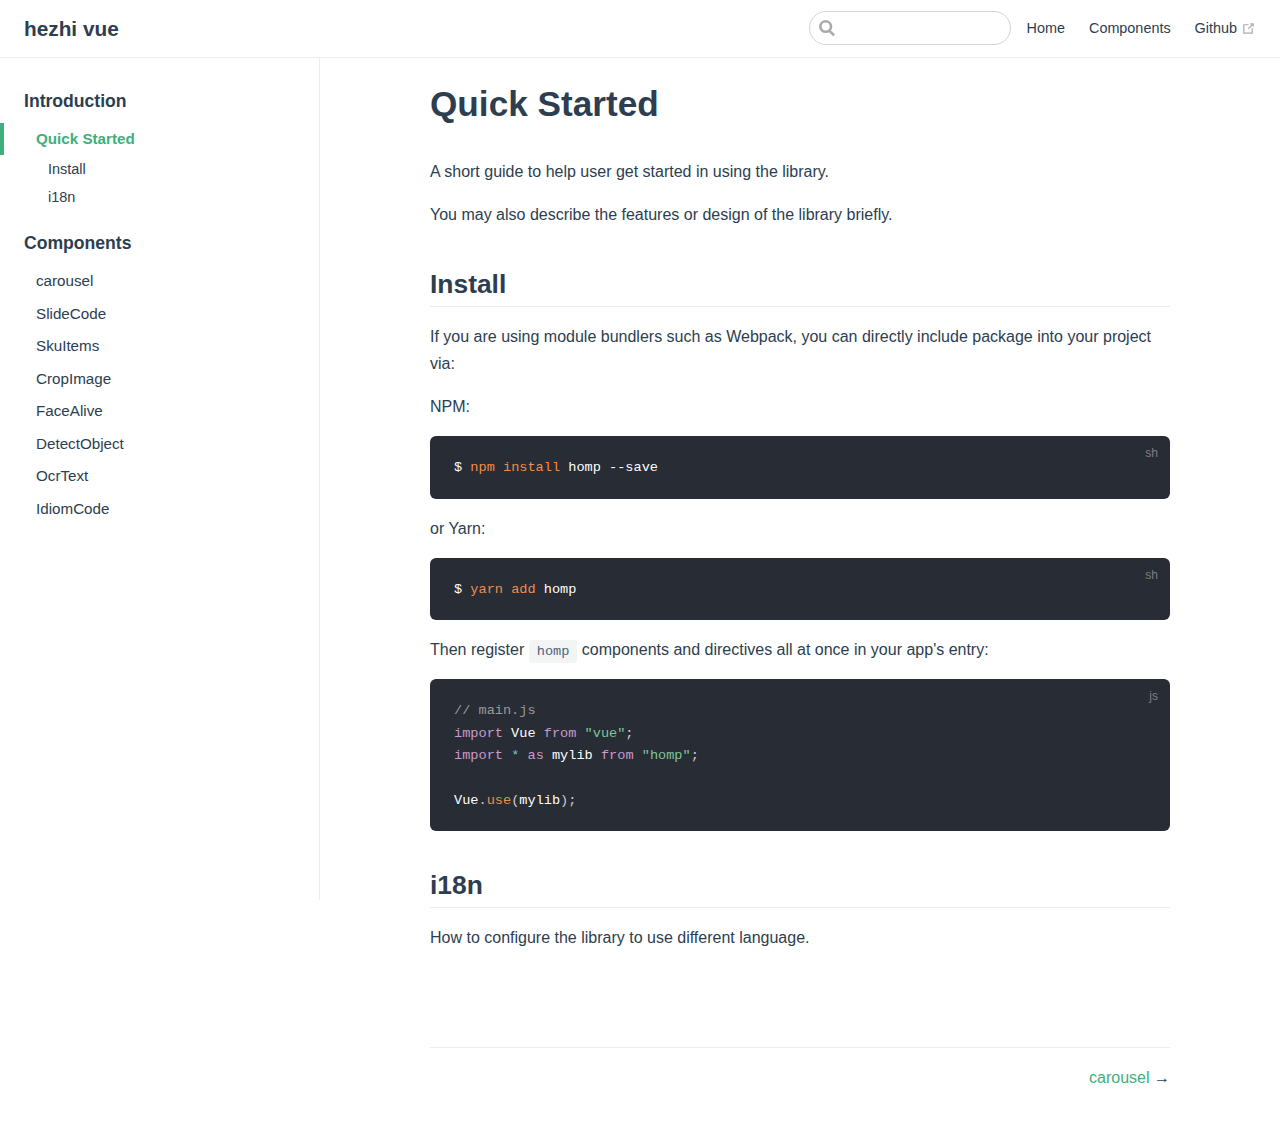
<file: introduction/guide.html>
<!DOCTYPE html>
<html lang="en-US">
  <head>
    <meta charset="utf-8">
    <meta name="viewport" content="width=device-width,initial-scale=1">
    <title>Quick Started | hezhi vue</title>
    <meta name="generator" content="VuePress 1.7.1">
    
    <meta name="description" content="Just commonly used conponent">
    
    <link rel="preload" href="/assets/css/0.styles.11471acc.css" as="style"><link rel="preload" href="/assets/js/app.1aff97f5.js" as="script"><link rel="preload" href="/assets/js/2.422a433c.js" as="script"><link rel="preload" href="/assets/js/17.327cf38b.js" as="script"><link rel="prefetch" href="/assets/js/10.f9aea568.js"><link rel="prefetch" href="/assets/js/11.829af861.js"><link rel="prefetch" href="/assets/js/12.eac64855.js"><link rel="prefetch" href="/assets/js/13.a387129c.js"><link rel="prefetch" href="/assets/js/14.48331b45.js"><link rel="prefetch" href="/assets/js/15.416a643e.js"><link rel="prefetch" href="/assets/js/16.9852e1e9.js"><link rel="prefetch" href="/assets/js/3.3d515e3d.js"><link rel="prefetch" href="/assets/js/4.b9cdf85f.js"><link rel="prefetch" href="/assets/js/5.7efabbec.js"><link rel="prefetch" href="/assets/js/6.1adb8991.js"><link rel="prefetch" href="/assets/js/7.ad5c020a.js"><link rel="prefetch" href="/assets/js/8.4a537397.js"><link rel="prefetch" href="/assets/js/9.3b97743c.js">
    <link rel="stylesheet" href="/assets/css/0.styles.11471acc.css">
  </head>
  <body>
    <div id="app" data-server-rendered="true"><div class="theme-container"><header class="navbar"><div class="sidebar-button"><svg xmlns="http://www.w3.org/2000/svg" aria-hidden="true" role="img" viewBox="0 0 448 512" class="icon"><path fill="currentColor" d="M436 124H12c-6.627 0-12-5.373-12-12V80c0-6.627 5.373-12 12-12h424c6.627 0 12 5.373 12 12v32c0 6.627-5.373 12-12 12zm0 160H12c-6.627 0-12-5.373-12-12v-32c0-6.627 5.373-12 12-12h424c6.627 0 12 5.373 12 12v32c0 6.627-5.373 12-12 12zm0 160H12c-6.627 0-12-5.373-12-12v-32c0-6.627 5.373-12 12-12h424c6.627 0 12 5.373 12 12v32c0 6.627-5.373 12-12 12z"></path></svg></div> <a href="/" class="home-link router-link-active"><!----> <span class="site-name">hezhi vue</span></a> <div class="links"><div class="search-box"><input aria-label="Search" autocomplete="off" spellcheck="false" value=""> <!----></div> <nav class="nav-links can-hide"><div class="nav-item"><a href="/" class="nav-link">
  Home
</a></div><div class="nav-item"><a href="/components/" class="nav-link">
  Components
</a></div><div class="nav-item"><a href="https://github.com/jixiang255/hezhi-vue-comps.git" target="_blank" rel="noopener noreferrer" class="nav-link external">
  Github
  <span><svg xmlns="http://www.w3.org/2000/svg" aria-hidden="true" focusable="false" x="0px" y="0px" viewBox="0 0 100 100" width="15" height="15" class="icon outbound"><path fill="currentColor" d="M18.8,85.1h56l0,0c2.2,0,4-1.8,4-4v-32h-8v28h-48v-48h28v-8h-32l0,0c-2.2,0-4,1.8-4,4v56C14.8,83.3,16.6,85.1,18.8,85.1z"></path> <polygon fill="currentColor" points="45.7,48.7 51.3,54.3 77.2,28.5 77.2,37.2 85.2,37.2 85.2,14.9 62.8,14.9 62.8,22.9 71.5,22.9"></polygon></svg> <span class="sr-only">(opens new window)</span></span></a></div> <!----></nav></div></header> <div class="sidebar-mask"></div> <aside class="sidebar"><nav class="nav-links"><div class="nav-item"><a href="/" class="nav-link">
  Home
</a></div><div class="nav-item"><a href="/components/" class="nav-link">
  Components
</a></div><div class="nav-item"><a href="https://github.com/jixiang255/hezhi-vue-comps.git" target="_blank" rel="noopener noreferrer" class="nav-link external">
  Github
  <span><svg xmlns="http://www.w3.org/2000/svg" aria-hidden="true" focusable="false" x="0px" y="0px" viewBox="0 0 100 100" width="15" height="15" class="icon outbound"><path fill="currentColor" d="M18.8,85.1h56l0,0c2.2,0,4-1.8,4-4v-32h-8v28h-48v-48h28v-8h-32l0,0c-2.2,0-4,1.8-4,4v56C14.8,83.3,16.6,85.1,18.8,85.1z"></path> <polygon fill="currentColor" points="45.7,48.7 51.3,54.3 77.2,28.5 77.2,37.2 85.2,37.2 85.2,14.9 62.8,14.9 62.8,22.9 71.5,22.9"></polygon></svg> <span class="sr-only">(opens new window)</span></span></a></div> <!----></nav>  <ul class="sidebar-links"><li><section class="sidebar-group depth-0"><p class="sidebar-heading open"><span>Introduction</span> <!----></p> <ul class="sidebar-links sidebar-group-items"><li><a href="/introduction/guide.html" aria-current="page" class="active sidebar-link">Quick Started</a><ul class="sidebar-sub-headers"><li class="sidebar-sub-header"><a href="/introduction/guide.html#install" class="sidebar-link">Install</a></li><li class="sidebar-sub-header"><a href="/introduction/guide.html#i18n" class="sidebar-link">i18n</a></li></ul></li></ul></section></li><li><section class="sidebar-group depth-0"><p class="sidebar-heading"><span>Components</span> <!----></p> <ul class="sidebar-links sidebar-group-items"><li><a href="/components/H3DCarousel.html" class="sidebar-link">carousel</a></li><li><a href="/components/SlideCode.html" class="sidebar-link">SlideCode</a></li><li><a href="/components/SkuItems.html" class="sidebar-link">SkuItems</a></li><li><a href="/components/CropImage.html" class="sidebar-link">CropImage</a></li><li><a href="/components/FaceAlive.html" class="sidebar-link">FaceAlive</a></li><li><a href="/components/DetectObject.html" class="sidebar-link">DetectObject</a></li><li><a href="/components/OcrText.html" class="sidebar-link">OcrText</a></li><li><a href="/components/IdiomCode.html" class="sidebar-link">IdiomCode</a></li></ul></section></li></ul> </aside> <main class="page"> <div class="theme-default-content content__default"><h1 id="quick-started"><a href="#quick-started" class="header-anchor">#</a> Quick Started</h1> <p>A short guide to help user get started in using the library.</p> <p>You may also describe the features or design of the library briefly.</p> <h2 id="install"><a href="#install" class="header-anchor">#</a> Install</h2> <p>If you are using module bundlers such as Webpack, you can directly include package into your project via:</p> <p>NPM:</p> <div class="language-bash extra-class"><pre class="language-bash"><code>$ <span class="token function">npm</span> <span class="token function">install</span> homp --save
</code></pre></div><p>or Yarn:</p> <div class="language-bash extra-class"><pre class="language-bash"><code>$ <span class="token function">yarn</span> <span class="token function">add</span> homp
</code></pre></div><p>Then register <code>homp</code> components and directives all at once in your app's entry:</p> <div class="language-js extra-class"><pre class="language-js"><code><span class="token comment">// main.js</span>
<span class="token keyword">import</span> Vue <span class="token keyword">from</span> <span class="token string">&quot;vue&quot;</span><span class="token punctuation">;</span>
<span class="token keyword">import</span> <span class="token operator">*</span> <span class="token keyword">as</span> mylib <span class="token keyword">from</span> <span class="token string">&quot;homp&quot;</span><span class="token punctuation">;</span>

Vue<span class="token punctuation">.</span><span class="token function">use</span><span class="token punctuation">(</span>mylib<span class="token punctuation">)</span><span class="token punctuation">;</span>
</code></pre></div><h2 id="i18n"><a href="#i18n" class="header-anchor">#</a> i18n</h2> <p>How to configure the library to use different language.</p></div> <footer class="page-edit"><!----> <!----></footer> <div class="page-nav"><p class="inner"><!----> <span class="next"><a href="/components/H3DCarousel.html">
        carousel
      </a>
      →
    </span></p></div> </main></div><div class="global-ui"></div></div>
    <script src="/assets/js/app.1aff97f5.js" defer></script><script src="/assets/js/2.422a433c.js" defer></script><script src="/assets/js/17.327cf38b.js" defer></script>
  </body>
</html>
</file>
<file: assets/css/0.styles.11471acc.css>
.w-100[data-v-041b8daf]{width:100%}.pos-rel[data-v-041b8daf]{position:relative;-webkit-transform-style:preserve-3d;transform-style:preserve-3d;-webkit-perspective:1000px;perspective:1000px}.pos-abs[data-v-041b8daf]{position:absolute}.h-carousel-item[data-v-041b8daf]{position:absolute;border-radius:7px;background-repeat:no-repeat;background-size:100% 100%;-webkit-transition:.8s ease-in-out;transition:.8s ease-in-out}.canvas-panel[data-v-035089fc]{display:inline-block}.slide-code-container[data-v-035089fc]{position:relative}.face-detect-main{display:inline-block;position:relative;overflow:hidden}.face-mask-text-light{color:#fff;position:absolute;width:100%;text-align:center;font-size:20px;z-index:1;top:80px}.face-mask-circle{-webkit-box-shadow:0 0 0 300px rgba(0,0,0,.3);box-shadow:0 0 0 300px rgba(0,0,0,.3)}.face-mask-circle,.face-mask-circle-border{width:300px;height:300px;position:absolute;border-radius:50%;left:50%;-webkit-transform:translateX(-50%);transform:translateX(-50%);top:120px}.face-mask-stepper{color:#fff;position:absolute;width:100%;text-align:center;font-size:20px;z-index:1;top:430px}.face-mask-stepper-text{font-size:16px;padding:10px}.face-mask-stepper-indicator{display:-webkit-box;display:-ms-flexbox;display:flex;-webkit-box-pack:center;-ms-flex-pack:center;justify-content:center}.face-mask-stepper-index{margin:0 5px;width:30px;height:30px;border-radius:50%;line-height:30px;border:2px solid #37f359;color:#37f359}#svgelem{-webkit-animation:circle 2s linear 0s infinite normal;animation:circle 2s linear 0s infinite normal}@-webkit-keyframes circle{0%{-webkit-transform:rotate(0deg);transform:rotate(0deg)}25%{-webkit-transform:rotate(90deg);transform:rotate(90deg)}50%{-webkit-transform:rotate(180deg);transform:rotate(180deg)}75%{-webkit-transform:rotate(270deg);transform:rotate(270deg)}to{-webkit-transform:rotate(1turn);transform:rotate(1turn)}}@keyframes circle{0%{-webkit-transform:rotate(0deg);transform:rotate(0deg)}25%{-webkit-transform:rotate(90deg);transform:rotate(90deg)}50%{-webkit-transform:rotate(180deg);transform:rotate(180deg)}75%{-webkit-transform:rotate(270deg);transform:rotate(270deg)}to{-webkit-transform:rotate(1turn);transform:rotate(1turn)}}.my-2[data-v-b3b80048]{margin:16px 0}.mx-1[data-v-b3b80048]{margin:0 8px}.red-selected-item[data-v-b3b80048]{background-color:red;color:#fff;border-color:red;border-style:solid}.green-selected-item[data-v-b3b80048]{background-color:green;color:#fff;border-color:green;border-style:solid}.blue-selected-item[data-v-b3b80048]{background-color:#00f;color:#fff;border-color:#00f;border-style:solid}.my-2[data-v-bcc58d2a]{margin:16px 0}.mx-1[data-v-bcc58d2a]{margin:0 8px}.red-selected-item[data-v-bcc58d2a]{background-color:red;color:#fff;border-color:red;border-style:solid}.green-selected-item[data-v-bcc58d2a]{background-color:green;color:#fff;border-color:green;border-style:solid}.blue-selected-item[data-v-bcc58d2a]{background-color:#00f;color:#fff;border-color:#00f;border-style:solid}.detect-result-layout img[data-v-764ce5b9]{width:45%}.ocrtext-input-img[data-v-0f742ff6]{width:300px;height:200px;border:1px solid #eee;color:#aaa;text-align:center}code[class*=language-],pre[class*=language-]{color:#ccc;background:none;font-family:Consolas,Monaco,Andale Mono,Ubuntu Mono,monospace;font-size:1em;text-align:left;white-space:pre;word-spacing:normal;word-break:normal;word-wrap:normal;line-height:1.5;-moz-tab-size:4;-o-tab-size:4;tab-size:4;-webkit-hyphens:none;-ms-hyphens:none;hyphens:none}pre[class*=language-]{padding:1em;margin:.5em 0;overflow:auto}:not(pre)>code[class*=language-],pre[class*=language-]{background:#2d2d2d}:not(pre)>code[class*=language-]{padding:.1em;border-radius:.3em;white-space:normal}.token.block-comment,.token.cdata,.token.comment,.token.doctype,.token.prolog{color:#999}.token.punctuation{color:#ccc}.token.attr-name,.token.deleted,.token.namespace,.token.tag{color:#e2777a}.token.function-name{color:#6196cc}.token.boolean,.token.function,.token.number{color:#f08d49}.token.class-name,.token.constant,.token.property,.token.symbol{color:#f8c555}.token.atrule,.token.builtin,.token.important,.token.keyword,.token.selector{color:#cc99cd}.token.attr-value,.token.char,.token.regex,.token.string,.token.variable{color:#7ec699}.token.entity,.token.operator,.token.url{color:#67cdcc}.token.bold,.token.important{font-weight:700}.token.italic{font-style:italic}.token.entity{cursor:help}.token.inserted{color:green}.theme-default-content code{color:#476582;padding:.25rem .5rem;margin:0;font-size:.85em;background-color:rgba(27,31,35,.05);border-radius:3px}.theme-default-content code .token.deleted{color:#ec5975}.theme-default-content code .token.inserted{color:#3eaf7c}.theme-default-content pre,.theme-default-content pre[class*=language-]{line-height:1.4;padding:1.25rem 1.5rem;margin:.85rem 0;background-color:#282c34;border-radius:6px;overflow:auto}.theme-default-content pre[class*=language-] code,.theme-default-content pre code{color:#fff;padding:0;background-color:transparent;border-radius:0}div[class*=language-]{position:relative;background-color:#282c34;border-radius:6px}div[class*=language-] .highlight-lines{-webkit-user-select:none;-ms-user-select:none;user-select:none;padding-top:1.3rem;position:absolute;top:0;left:0;width:100%;line-height:1.4}div[class*=language-] .highlight-lines .highlighted{background-color:rgba(0,0,0,.66)}div[class*=language-] pre,div[class*=language-] pre[class*=language-]{background:transparent;position:relative;z-index:1}div[class*=language-]:before{position:absolute;z-index:3;top:.8em;right:1em;font-size:.75rem;color:hsla(0,0%,100%,.4)}div[class*=language-]:not(.line-numbers-mode) .line-numbers-wrapper{display:none}div[class*=language-].line-numbers-mode .highlight-lines .highlighted{position:relative}div[class*=language-].line-numbers-mode .highlight-lines .highlighted:before{content:" ";position:absolute;z-index:3;left:0;top:0;display:block;width:3.5rem;height:100%;background-color:rgba(0,0,0,.66)}div[class*=language-].line-numbers-mode pre{padding-left:4.5rem;vertical-align:middle}div[class*=language-].line-numbers-mode .line-numbers-wrapper{position:absolute;top:0;width:3.5rem;text-align:center;color:hsla(0,0%,100%,.3);padding:1.25rem 0;line-height:1.4}div[class*=language-].line-numbers-mode .line-numbers-wrapper br{-webkit-user-select:none;-ms-user-select:none;user-select:none}div[class*=language-].line-numbers-mode .line-numbers-wrapper .line-number{position:relative;z-index:4;-webkit-user-select:none;-ms-user-select:none;user-select:none;font-size:.85em}div[class*=language-].line-numbers-mode:after{content:"";position:absolute;z-index:2;top:0;left:0;width:3.5rem;height:100%;border-radius:6px 0 0 6px;border-right:1px solid rgba(0,0,0,.66);background-color:#282c34}div[class~=language-js]:before{content:"js"}div[class~=language-ts]:before{content:"ts"}div[class~=language-html]:before{content:"html"}div[class~=language-md]:before{content:"md"}div[class~=language-vue]:before{content:"vue"}div[class~=language-css]:before{content:"css"}div[class~=language-sass]:before{content:"sass"}div[class~=language-scss]:before{content:"scss"}div[class~=language-less]:before{content:"less"}div[class~=language-stylus]:before{content:"stylus"}div[class~=language-go]:before{content:"go"}div[class~=language-java]:before{content:"java"}div[class~=language-c]:before{content:"c"}div[class~=language-sh]:before{content:"sh"}div[class~=language-yaml]:before{content:"yaml"}div[class~=language-py]:before{content:"py"}div[class~=language-docker]:before{content:"docker"}div[class~=language-dockerfile]:before{content:"dockerfile"}div[class~=language-makefile]:before{content:"makefile"}div[class~=language-javascript]:before{content:"js"}div[class~=language-typescript]:before{content:"ts"}div[class~=language-markup]:before{content:"html"}div[class~=language-markdown]:before{content:"md"}div[class~=language-json]:before{content:"json"}div[class~=language-ruby]:before{content:"rb"}div[class~=language-python]:before{content:"py"}div[class~=language-bash]:before{content:"sh"}div[class~=language-php]:before{content:"php"}.custom-block .custom-block-title{font-weight:600;margin-bottom:-.4rem}.custom-block.danger,.custom-block.tip,.custom-block.warning{padding:.1rem 1.5rem;border-left-width:.5rem;border-left-style:solid;margin:1rem 0}.custom-block.tip{background-color:#f3f5f7;border-color:#42b983}.custom-block.warning{background-color:rgba(255,229,100,.3);border-color:#e7c000;color:#6b5900}.custom-block.warning .custom-block-title{color:#b29400}.custom-block.warning a{color:#2c3e50}.custom-block.danger{background-color:#ffe6e6;border-color:#c00;color:#4d0000}.custom-block.danger .custom-block-title{color:#900}.custom-block.danger a{color:#2c3e50}.custom-block.details{display:block;position:relative;border-radius:2px;margin:1.6em 0;padding:1.6em;background-color:#eee}.custom-block.details h4{margin-top:0}.custom-block.details figure:last-child,.custom-block.details p:last-child{margin-bottom:0;padding-bottom:0}.custom-block.details summary{outline:none;cursor:pointer}.arrow{display:inline-block;width:0;height:0}.arrow.up{border-bottom:6px solid #ccc}.arrow.down,.arrow.up{border-left:4px solid transparent;border-right:4px solid transparent}.arrow.down{border-top:6px solid #ccc}.arrow.right{border-left:6px solid #ccc}.arrow.left,.arrow.right{border-top:4px solid transparent;border-bottom:4px solid transparent}.arrow.left{border-right:6px solid #ccc}.theme-default-content:not(.custom){max-width:740px;margin:0 auto;padding:2rem 2.5rem}@media (max-width:959px){.theme-default-content:not(.custom){padding:2rem}}@media (max-width:419px){.theme-default-content:not(.custom){padding:1.5rem}}.table-of-contents .badge{vertical-align:middle}body,html{padding:0;margin:0;background-color:#fff}body{font-family:-apple-system,BlinkMacSystemFont,Segoe UI,Roboto,Oxygen,Ubuntu,Cantarell,Fira Sans,Droid Sans,Helvetica Neue,sans-serif;-webkit-font-smoothing:antialiased;-moz-osx-font-smoothing:grayscale;font-size:16px;color:#2c3e50}.page{padding-left:20rem}.navbar{z-index:20;right:0;height:3.6rem;background-color:#fff;box-sizing:border-box;border-bottom:1px solid #eaecef}.navbar,.sidebar-mask{position:fixed;top:0;left:0}.sidebar-mask{z-index:9;width:100vw;height:100vh;display:none}.sidebar{font-size:16px;background-color:#fff;width:20rem;position:fixed;z-index:10;margin:0;top:3.6rem;left:0;bottom:0;box-sizing:border-box;border-right:1px solid #eaecef;overflow-y:auto}.theme-default-content:not(.custom)>:first-child{margin-top:3.6rem}.theme-default-content:not(.custom) a:hover{text-decoration:underline}.theme-default-content:not(.custom) p.demo{padding:1rem 1.5rem;border:1px solid #ddd;border-radius:4px}.theme-default-content:not(.custom) img{max-width:100%}.theme-default-content.custom{padding:0;margin:0}.theme-default-content.custom img{max-width:100%}a{font-weight:500;text-decoration:none}a,p a code{color:#3eaf7c}p a code{font-weight:400}kbd{background:#eee;border:.15rem solid #ddd;border-bottom:.25rem solid #ddd;border-radius:.15rem;padding:0 .15em}blockquote{font-size:1rem;color:#999;border-left:.2rem solid #dfe2e5;margin:1rem 0;padding:.25rem 0 .25rem 1rem}blockquote>p{margin:0}ol,ul{padding-left:1.2em}strong{font-weight:600}h1,h2,h3,h4,h5,h6{font-weight:600;line-height:1.25}.theme-default-content:not(.custom)>h1,.theme-default-content:not(.custom)>h2,.theme-default-content:not(.custom)>h3,.theme-default-content:not(.custom)>h4,.theme-default-content:not(.custom)>h5,.theme-default-content:not(.custom)>h6{margin-top:-3.1rem;padding-top:4.6rem;margin-bottom:0}.theme-default-content:not(.custom)>h1:first-child,.theme-default-content:not(.custom)>h2:first-child,.theme-default-content:not(.custom)>h3:first-child,.theme-default-content:not(.custom)>h4:first-child,.theme-default-content:not(.custom)>h5:first-child,.theme-default-content:not(.custom)>h6:first-child{margin-top:-1.5rem;margin-bottom:1rem}.theme-default-content:not(.custom)>h1:first-child+.custom-block,.theme-default-content:not(.custom)>h1:first-child+p,.theme-default-content:not(.custom)>h1:first-child+pre,.theme-default-content:not(.custom)>h2:first-child+.custom-block,.theme-default-content:not(.custom)>h2:first-child+p,.theme-default-content:not(.custom)>h2:first-child+pre,.theme-default-content:not(.custom)>h3:first-child+.custom-block,.theme-default-content:not(.custom)>h3:first-child+p,.theme-default-content:not(.custom)>h3:first-child+pre,.theme-default-content:not(.custom)>h4:first-child+.custom-block,.theme-default-content:not(.custom)>h4:first-child+p,.theme-default-content:not(.custom)>h4:first-child+pre,.theme-default-content:not(.custom)>h5:first-child+.custom-block,.theme-default-content:not(.custom)>h5:first-child+p,.theme-default-content:not(.custom)>h5:first-child+pre,.theme-default-content:not(.custom)>h6:first-child+.custom-block,.theme-default-content:not(.custom)>h6:first-child+p,.theme-default-content:not(.custom)>h6:first-child+pre{margin-top:2rem}h1:hover .header-anchor,h2:hover .header-anchor,h3:hover .header-anchor,h4:hover .header-anchor,h5:hover .header-anchor,h6:hover .header-anchor{opacity:1}h1{font-size:2.2rem}h2{font-size:1.65rem;padding-bottom:.3rem;border-bottom:1px solid #eaecef}h3{font-size:1.35rem}a.header-anchor{font-size:.85em;float:left;margin-left:-.87em;padding-right:.23em;margin-top:.125em;opacity:0}a.header-anchor:hover{text-decoration:none}.line-number,code,kbd{font-family:source-code-pro,Menlo,Monaco,Consolas,Courier New,monospace}ol,p,ul{line-height:1.7}hr{border:0;border-top:1px solid #eaecef}table{border-collapse:collapse;margin:1rem 0;display:block;overflow-x:auto}tr{border-top:1px solid #dfe2e5}tr:nth-child(2n){background-color:#f6f8fa}td,th{border:1px solid #dfe2e5;padding:.6em 1em}.theme-container.sidebar-open .sidebar-mask{display:block}.theme-container.no-navbar .theme-default-content:not(.custom)>h1,.theme-container.no-navbar h2,.theme-container.no-navbar h3,.theme-container.no-navbar h4,.theme-container.no-navbar h5,.theme-container.no-navbar h6{margin-top:1.5rem;padding-top:0}.theme-container.no-navbar .sidebar{top:0}@media (min-width:720px){.theme-container.no-sidebar .sidebar{display:none}.theme-container.no-sidebar .page{padding-left:0}}@media (max-width:959px){.sidebar{font-size:15px;width:16.4rem}.page{padding-left:16.4rem}}@media (max-width:719px){.sidebar{top:0;padding-top:3.6rem;transform:translateX(-100%);transition:transform .2s ease}.page{padding-left:0}.theme-container.sidebar-open .sidebar{transform:translateX(0)}.theme-container.no-navbar .sidebar{padding-top:0}}@media (max-width:419px){h1{font-size:1.9rem}.theme-default-content div[class*=language-]{margin:.85rem -1.5rem;border-radius:0}}#nprogress{pointer-events:none}#nprogress .bar{background:#3eaf7c;position:fixed;z-index:1031;top:0;left:0;width:100%;height:2px}#nprogress .peg{display:block;position:absolute;right:0;width:100px;height:100%;-webkit-box-shadow:0 0 10px #3eaf7c,0 0 5px #3eaf7c;box-shadow:0 0 10px #3eaf7c,0 0 5px #3eaf7c;opacity:1;-webkit-transform:rotate(3deg) translateY(-4px);transform:rotate(3deg) translateY(-4px)}#nprogress .spinner{display:block;position:fixed;z-index:1031;top:15px;right:15px}#nprogress .spinner-icon{width:18px;height:18px;-webkit-box-sizing:border-box;box-sizing:border-box;border-color:#3eaf7c transparent transparent #3eaf7c;border-style:solid;border-width:2px;border-radius:50%;-webkit-animation:nprogress-spinner .4s linear infinite;animation:nprogress-spinner .4s linear infinite}.nprogress-custom-parent{overflow:hidden;position:relative}.nprogress-custom-parent #nprogress .bar,.nprogress-custom-parent #nprogress .spinner{position:absolute}@-webkit-keyframes nprogress-spinner{0%{-webkit-transform:rotate(0deg);transform:rotate(0deg)}to{-webkit-transform:rotate(1turn);transform:rotate(1turn)}}@keyframes nprogress-spinner{0%{-webkit-transform:rotate(0deg);transform:rotate(0deg)}to{-webkit-transform:rotate(1turn);transform:rotate(1turn)}}.icon.outbound{color:#aaa;display:inline-block;vertical-align:middle;position:relative;top:-1px}.sr-only{position:absolute;width:1px;height:1px;padding:0;margin:-1px;overflow:hidden;clip:rect(0,0,0,0);white-space:nowrap;border-width:0}.home{padding:3.6rem 2rem 0;max-width:960px;margin:0 auto;display:block}.home .hero{text-align:center}.home .hero img{max-width:100%;max-height:280px;display:block;margin:3rem auto 1.5rem}.home .hero h1{font-size:3rem}.home .hero .action,.home .hero .description,.home .hero h1{margin:1.8rem auto}.home .hero .description{max-width:35rem;font-size:1.6rem;line-height:1.3;color:#6a8bad}.home .hero .action-button{display:inline-block;font-size:1.2rem;color:#fff;background-color:#3eaf7c;padding:.8rem 1.6rem;border-radius:4px;-webkit-transition:background-color .1s ease;transition:background-color .1s ease;-webkit-box-sizing:border-box;box-sizing:border-box;border-bottom:1px solid #389d70}.home .hero .action-button:hover{background-color:#4abf8a}.home .features{border-top:1px solid #eaecef;padding:1.2rem 0;margin-top:2.5rem;display:-webkit-box;display:-ms-flexbox;display:flex;-ms-flex-wrap:wrap;flex-wrap:wrap;-webkit-box-align:start;-ms-flex-align:start;align-items:flex-start;-ms-flex-line-pack:stretch;align-content:stretch;-webkit-box-pack:justify;-ms-flex-pack:justify;justify-content:space-between}.home .feature{-webkit-box-flex:1;-ms-flex-positive:1;flex-grow:1;-ms-flex-preferred-size:30%;flex-basis:30%;max-width:30%}.home .feature h2{font-size:1.4rem;font-weight:500;border-bottom:none;padding-bottom:0;color:#3a5169}.home .feature p{color:#4e6e8e}.home .footer{padding:2.5rem;border-top:1px solid #eaecef;text-align:center;color:#4e6e8e}@media (max-width:719px){.home .features{-webkit-box-orient:vertical;-webkit-box-direction:normal;-ms-flex-direction:column;flex-direction:column}.home .feature{max-width:100%;padding:0 2.5rem}}@media (max-width:419px){.home{padding-left:1.5rem;padding-right:1.5rem}.home .hero img{max-height:210px;margin:2rem auto 1.2rem}.home .hero h1{font-size:2rem}.home .hero .action,.home .hero .description,.home .hero h1{margin:1.2rem auto}.home .hero .description{font-size:1.2rem}.home .hero .action-button{font-size:1rem;padding:.6rem 1.2rem}.home .feature h2{font-size:1.25rem}}.search-box{display:inline-block;position:relative;margin-right:1rem}.search-box input{cursor:text;width:10rem;height:2rem;color:#4e6e8e;display:inline-block;border:1px solid #cfd4db;border-radius:2rem;font-size:.9rem;line-height:2rem;padding:0 .5rem 0 2rem;outline:none;-webkit-transition:all .2s ease;transition:all .2s ease;background:#fff url(/assets/img/search.83621669.svg) .6rem .5rem no-repeat;background-size:1rem}.search-box input:focus{cursor:auto;border-color:#3eaf7c}.search-box .suggestions{background:#fff;width:20rem;position:absolute;top:2rem;border:1px solid #cfd4db;border-radius:6px;padding:.4rem;list-style-type:none}.search-box .suggestions.align-right{right:0}.search-box .suggestion{line-height:1.4;padding:.4rem .6rem;border-radius:4px;cursor:pointer}.search-box .suggestion a{white-space:normal;color:#5d82a6}.search-box .suggestion a .page-title{font-weight:600}.search-box .suggestion a .header{font-size:.9em;margin-left:.25em}.search-box .suggestion.focused{background-color:#f3f4f5}.search-box .suggestion.focused a{color:#3eaf7c}@media (max-width:959px){.search-box input{cursor:pointer;width:0;border-color:transparent;position:relative}.search-box input:focus{cursor:text;left:0;width:10rem}}@media (-ms-high-contrast:none){.search-box input{height:2rem}}@media (max-width:959px) and (min-width:719px){.search-box .suggestions{left:0}}@media (max-width:719px){.search-box{margin-right:0}.search-box input{left:1rem}.search-box .suggestions{right:0}}@media (max-width:419px){.search-box .suggestions{width:calc(100vw - 4rem)}.search-box input:focus{width:8rem}}.sidebar-button{cursor:pointer;display:none;width:1.25rem;height:1.25rem;position:absolute;padding:.6rem;top:.6rem;left:1rem}.sidebar-button .icon{display:block;width:1.25rem;height:1.25rem}@media (max-width:719px){.sidebar-button{display:block}}.dropdown-enter,.dropdown-leave-to{height:0!important}.dropdown-wrapper{cursor:pointer}.dropdown-wrapper .dropdown-title,.dropdown-wrapper .mobile-dropdown-title{display:block;font-size:.9rem;font-family:inherit;cursor:inherit;padding:inherit;line-height:1.4rem;background:transparent;border:none;font-weight:500;color:#2c3e50}.dropdown-wrapper .dropdown-title:hover,.dropdown-wrapper .mobile-dropdown-title:hover{border-color:transparent}.dropdown-wrapper .dropdown-title .arrow,.dropdown-wrapper .mobile-dropdown-title .arrow{vertical-align:middle;margin-top:-1px;margin-left:.4rem}.dropdown-wrapper .mobile-dropdown-title{display:none;font-weight:600}.dropdown-wrapper .mobile-dropdown-title font-size inherit:hover{color:#3eaf7c}.dropdown-wrapper .nav-dropdown .dropdown-item{color:inherit;line-height:1.7rem}.dropdown-wrapper .nav-dropdown .dropdown-item h4{margin:.45rem 0 0;border-top:1px solid #eee;padding:1rem 1.5rem .45rem 1.25rem}.dropdown-wrapper .nav-dropdown .dropdown-item .dropdown-subitem-wrapper{padding:0;list-style:none}.dropdown-wrapper .nav-dropdown .dropdown-item .dropdown-subitem-wrapper .dropdown-subitem{font-size:.9em}.dropdown-wrapper .nav-dropdown .dropdown-item a{display:block;line-height:1.7rem;position:relative;border-bottom:none;font-weight:400;margin-bottom:0;padding:0 1.5rem 0 1.25rem}.dropdown-wrapper .nav-dropdown .dropdown-item a.router-link-active,.dropdown-wrapper .nav-dropdown .dropdown-item a:hover{color:#3eaf7c}.dropdown-wrapper .nav-dropdown .dropdown-item a.router-link-active:after{content:"";width:0;height:0;border-left:5px solid #3eaf7c;border-top:3px solid transparent;border-bottom:3px solid transparent;position:absolute;top:calc(50% - 2px);left:9px}.dropdown-wrapper .nav-dropdown .dropdown-item:first-child h4{margin-top:0;padding-top:0;border-top:0}@media (max-width:719px){.dropdown-wrapper.open .dropdown-title{margin-bottom:.5rem}.dropdown-wrapper .dropdown-title{display:none}.dropdown-wrapper .mobile-dropdown-title{display:block}.dropdown-wrapper .nav-dropdown{-webkit-transition:height .1s ease-out;transition:height .1s ease-out;overflow:hidden}.dropdown-wrapper .nav-dropdown .dropdown-item h4{border-top:0;margin-top:0;padding-top:0}.dropdown-wrapper .nav-dropdown .dropdown-item>a,.dropdown-wrapper .nav-dropdown .dropdown-item h4{font-size:15px;line-height:2rem}.dropdown-wrapper .nav-dropdown .dropdown-item .dropdown-subitem{font-size:14px;padding-left:1rem}}@media (min-width:719px){.dropdown-wrapper{height:1.8rem}.dropdown-wrapper.open .nav-dropdown,.dropdown-wrapper:hover .nav-dropdown{display:block!important}.dropdown-wrapper.open:blur{display:none}.dropdown-wrapper .nav-dropdown{display:none;height:auto!important;-webkit-box-sizing:border-box;box-sizing:border-box;max-height:calc(100vh - 2.7rem);overflow-y:auto;position:absolute;top:100%;right:0;background-color:#fff;padding:.6rem 0;border:1px solid;border-color:#ddd #ddd #ccc;text-align:left;border-radius:.25rem;white-space:nowrap;margin:0}}.nav-links{display:inline-block}.nav-links a{line-height:1.4rem;color:inherit}.nav-links a.router-link-active,.nav-links a:hover{color:#3eaf7c}.nav-links .nav-item{position:relative;display:inline-block;margin-left:1.5rem;line-height:2rem}.nav-links .nav-item:first-child{margin-left:0}.nav-links .repo-link{margin-left:1.5rem}@media (max-width:719px){.nav-links .nav-item,.nav-links .repo-link{margin-left:0}}@media (min-width:719px){.nav-links a.router-link-active,.nav-links a:hover{color:#2c3e50}.nav-item>a:not(.external).router-link-active,.nav-item>a:not(.external):hover{margin-bottom:-2px;border-bottom:2px solid #46bd87}}.navbar{padding:.7rem 1.5rem;line-height:2.2rem}.navbar a,.navbar img,.navbar span{display:inline-block}.navbar .logo{height:2.2rem;min-width:2.2rem;margin-right:.8rem;vertical-align:top}.navbar .site-name{font-size:1.3rem;font-weight:600;color:#2c3e50;position:relative}.navbar .links{padding-left:1.5rem;-webkit-box-sizing:border-box;box-sizing:border-box;background-color:#fff;white-space:nowrap;font-size:.9rem;position:absolute;right:1.5rem;top:.7rem;display:-webkit-box;display:-ms-flexbox;display:flex}.navbar .links .search-box{-webkit-box-flex:0;-ms-flex:0 0 auto;flex:0 0 auto;vertical-align:top}@media (max-width:719px){.navbar{padding-left:4rem}.navbar .can-hide{display:none}.navbar .links{padding-left:1.5rem}.navbar .site-name{width:calc(100vw - 9.4rem);overflow:hidden;white-space:nowrap;text-overflow:ellipsis}}.page-edit{max-width:740px;margin:0 auto;padding:2rem 2.5rem}@media (max-width:959px){.page-edit{padding:2rem}}@media (max-width:419px){.page-edit{padding:1.5rem}}.page-edit{padding-top:1rem;padding-bottom:1rem;overflow:auto}.page-edit .edit-link{display:inline-block}.page-edit .edit-link a{color:#4e6e8e;margin-right:.25rem}.page-edit .last-updated{float:right;font-size:.9em}.page-edit .last-updated .prefix{font-weight:500;color:#4e6e8e}.page-edit .last-updated .time{font-weight:400;color:#767676}@media (max-width:719px){.page-edit .edit-link{margin-bottom:.5rem}.page-edit .last-updated{font-size:.8em;float:none;text-align:left}}.page-nav{max-width:740px;margin:0 auto;padding:2rem 2.5rem}@media (max-width:959px){.page-nav{padding:2rem}}@media (max-width:419px){.page-nav{padding:1.5rem}}.page-nav{padding-top:1rem;padding-bottom:0}.page-nav .inner{min-height:2rem;margin-top:0;border-top:1px solid #eaecef;padding-top:1rem;overflow:auto}.page-nav .next{float:right}.page{padding-bottom:2rem;display:block}.sidebar-group .sidebar-group{padding-left:.5em}.sidebar-group:not(.collapsable) .sidebar-heading:not(.clickable){cursor:auto;color:inherit}.sidebar-group.is-sub-group{padding-left:0}.sidebar-group.is-sub-group>.sidebar-heading{font-size:.95em;line-height:1.4;font-weight:400;padding-left:2rem}.sidebar-group.is-sub-group>.sidebar-heading:not(.clickable){opacity:.5}.sidebar-group.is-sub-group>.sidebar-group-items{padding-left:1rem}.sidebar-group.is-sub-group>.sidebar-group-items>li>.sidebar-link{font-size:.95em;border-left:none}.sidebar-group.depth-2>.sidebar-heading{border-left:none}.sidebar-heading{color:#2c3e50;-webkit-transition:color .15s ease;transition:color .15s ease;cursor:pointer;font-size:1.1em;font-weight:700;padding:.35rem 1.5rem .35rem 1.25rem;width:100%;-webkit-box-sizing:border-box;box-sizing:border-box;margin:0;border-left:.25rem solid transparent}.sidebar-heading.open,.sidebar-heading:hover{color:inherit}.sidebar-heading .arrow{position:relative;top:-.12em;left:.5em}.sidebar-heading.clickable.active{font-weight:600;color:#3eaf7c;border-left-color:#3eaf7c}.sidebar-heading.clickable:hover{color:#3eaf7c}.sidebar-group-items{-webkit-transition:height .1s ease-out;transition:height .1s ease-out;font-size:.95em;overflow:hidden}.sidebar .sidebar-sub-headers{padding-left:1rem;font-size:.95em}a.sidebar-link{font-size:1em;font-weight:400;display:inline-block;color:#2c3e50;border-left:.25rem solid transparent;padding:.35rem 1rem .35rem 1.25rem;line-height:1.4;width:100%;-webkit-box-sizing:border-box;box-sizing:border-box}a.sidebar-link:hover{color:#3eaf7c}a.sidebar-link.active{font-weight:600;color:#3eaf7c;border-left-color:#3eaf7c}.sidebar-group a.sidebar-link{padding-left:2rem}.sidebar-sub-headers a.sidebar-link{padding-top:.25rem;padding-bottom:.25rem;border-left:none}.sidebar-sub-headers a.sidebar-link.active{font-weight:500}.sidebar ul{padding:0;margin:0;list-style-type:none}.sidebar a{display:inline-block}.sidebar .nav-links{display:none;border-bottom:1px solid #eaecef;padding:.5rem 0 .75rem}.sidebar .nav-links a{font-weight:600}.sidebar .nav-links .nav-item,.sidebar .nav-links .repo-link{display:block;line-height:1.25rem;font-size:1.1em;padding:.5rem 0 .5rem 1.5rem}.sidebar>.sidebar-links{padding:1.5rem 0}.sidebar>.sidebar-links>li>a.sidebar-link{font-size:1.1em;line-height:1.7;font-weight:700}.sidebar>.sidebar-links>li:not(:first-child){margin-top:.75rem}@media (max-width:719px){.sidebar .nav-links{display:block}.sidebar .nav-links .dropdown-wrapper .nav-dropdown .dropdown-item a.router-link-active:after{top:calc(1rem - 2px)}.sidebar>.sidebar-links{padding:1rem 0}}.badge[data-v-15b7b770]{display:inline-block;font-size:14px;height:18px;line-height:18px;border-radius:3px;padding:0 6px;color:#fff}.badge.green[data-v-15b7b770],.badge.tip[data-v-15b7b770],.badge[data-v-15b7b770]{background-color:#42b983}.badge.error[data-v-15b7b770]{background-color:#da5961}.badge.warn[data-v-15b7b770],.badge.warning[data-v-15b7b770],.badge.yellow[data-v-15b7b770]{background-color:#e7c000}.badge+.badge[data-v-15b7b770]{margin-left:5px}.theme-code-block[data-v-6d04095e]{display:none}.theme-code-block__active[data-v-6d04095e]{display:block}.theme-code-block>pre[data-v-6d04095e]{background-color:orange}.theme-code-group__nav[data-v-32c2d7ed]{margin-bottom:-35px;background-color:#282c34;padding-bottom:22px;border-top-left-radius:6px;border-top-right-radius:6px;padding-left:10px;padding-top:10px}.theme-code-group__ul[data-v-32c2d7ed]{margin:auto 0;padding-left:0;display:-webkit-inline-box;display:-ms-inline-flexbox;display:inline-flex;list-style:none}.theme-code-group__nav-tab[data-v-32c2d7ed]{border:0;padding:5px;cursor:pointer;background-color:transparent;font-size:.85em;line-height:1.4;color:hsla(0,0%,100%,.9);font-weight:600}.theme-code-group__nav-tab-active[data-v-32c2d7ed]{border-bottom:1px solid #42b983}.pre-blank[data-v-32c2d7ed]{color:#42b983}
</file>
